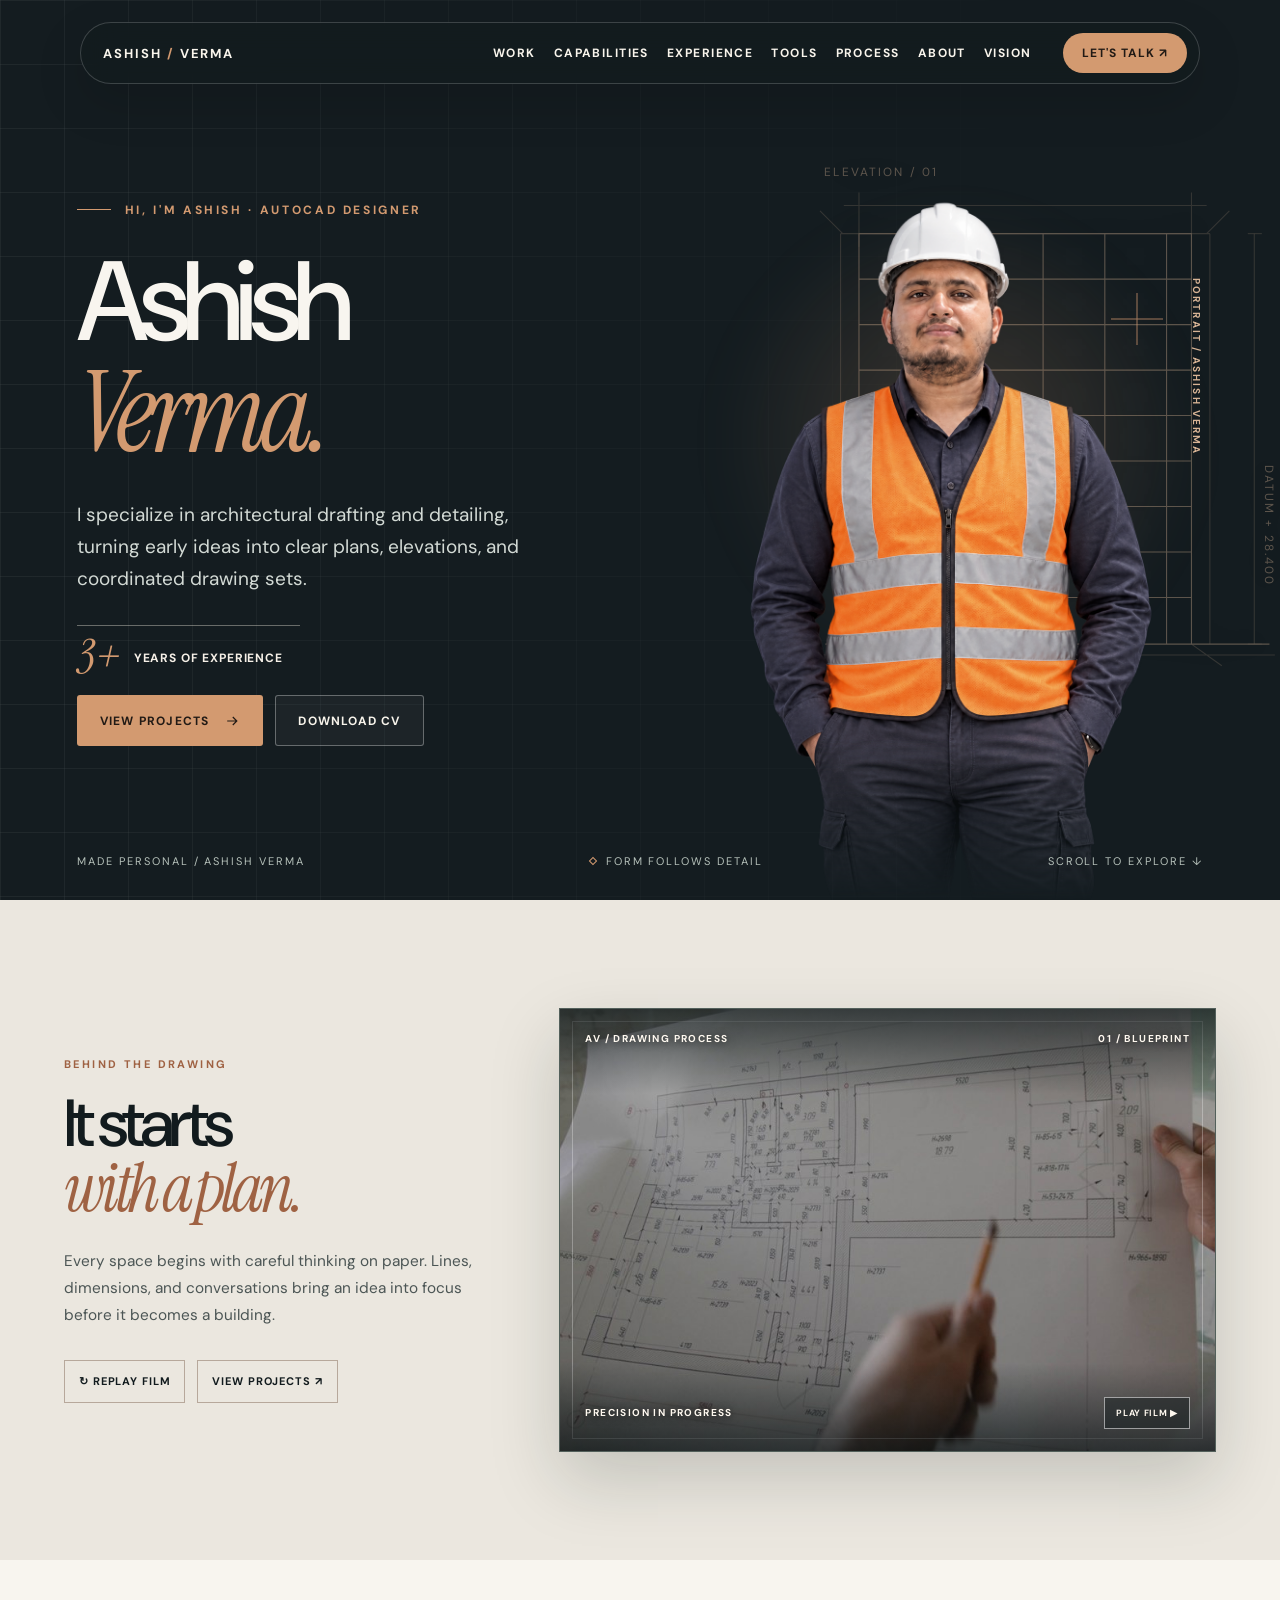
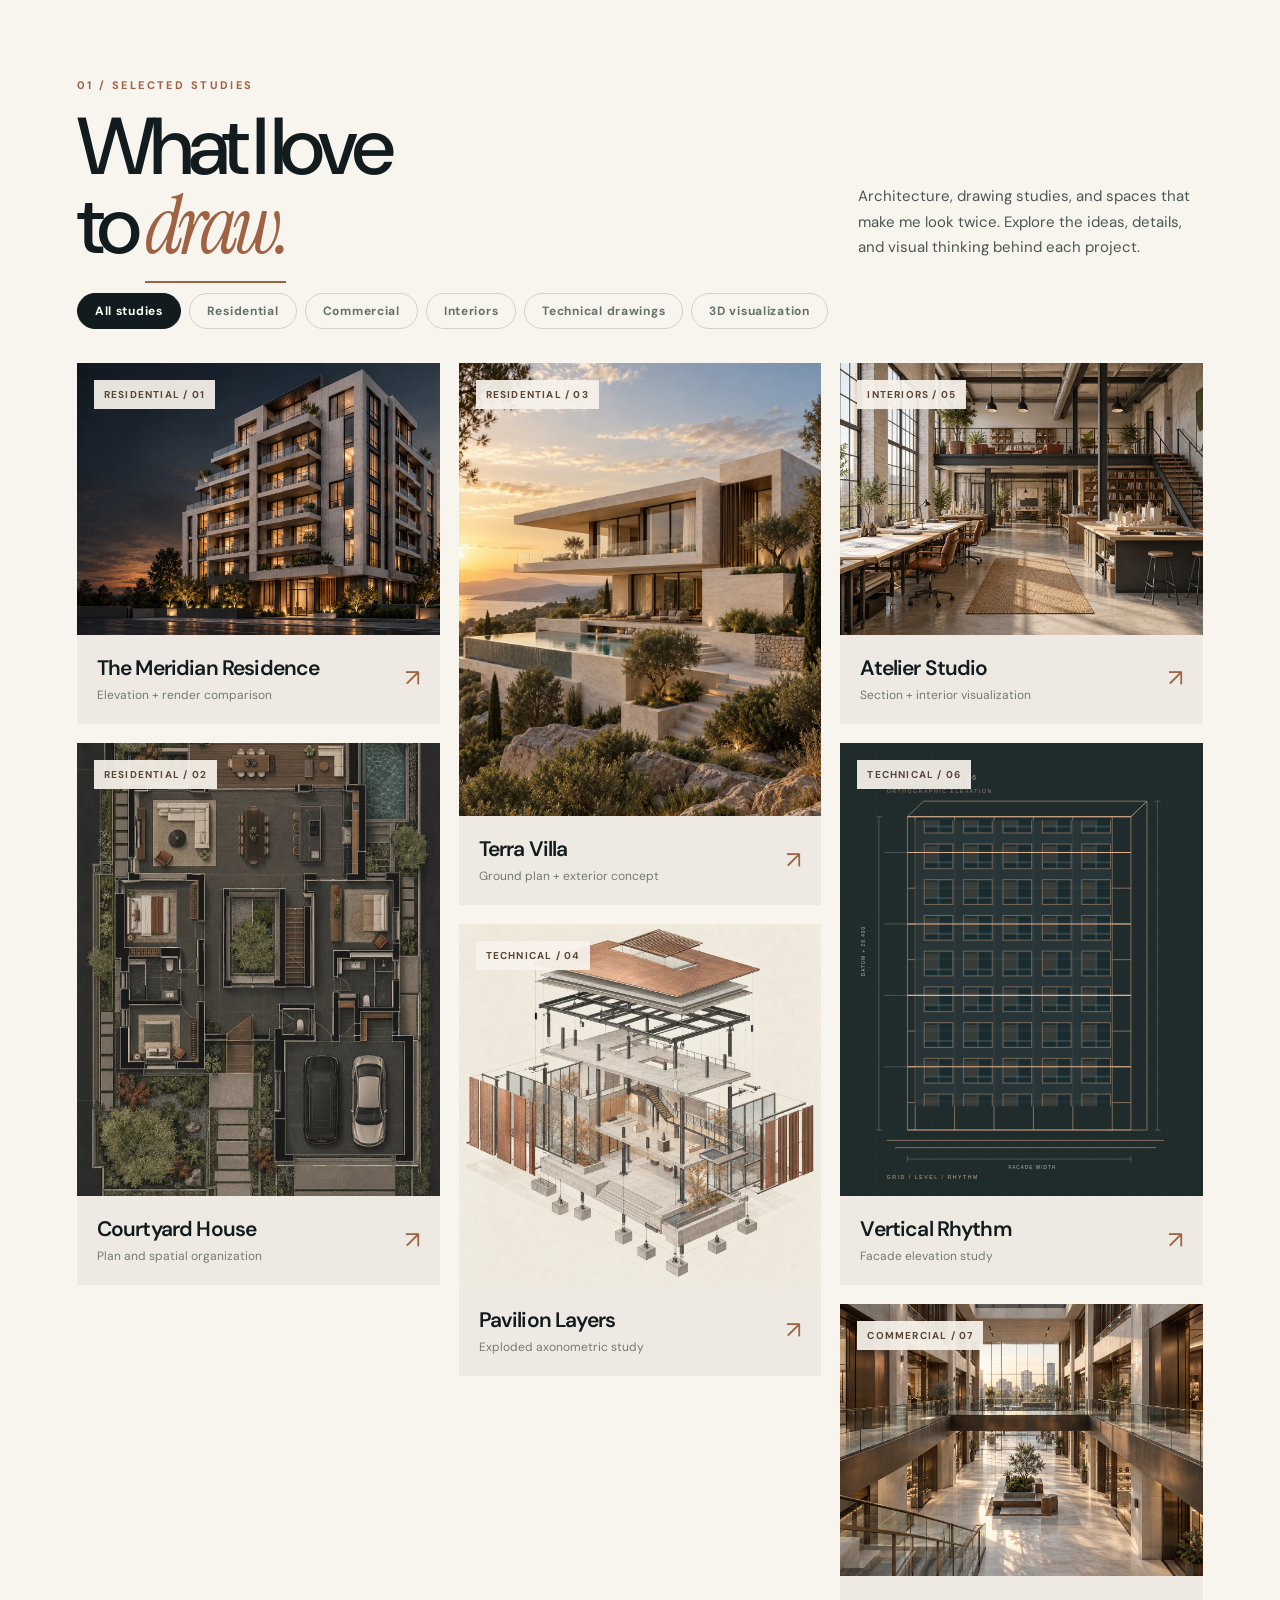
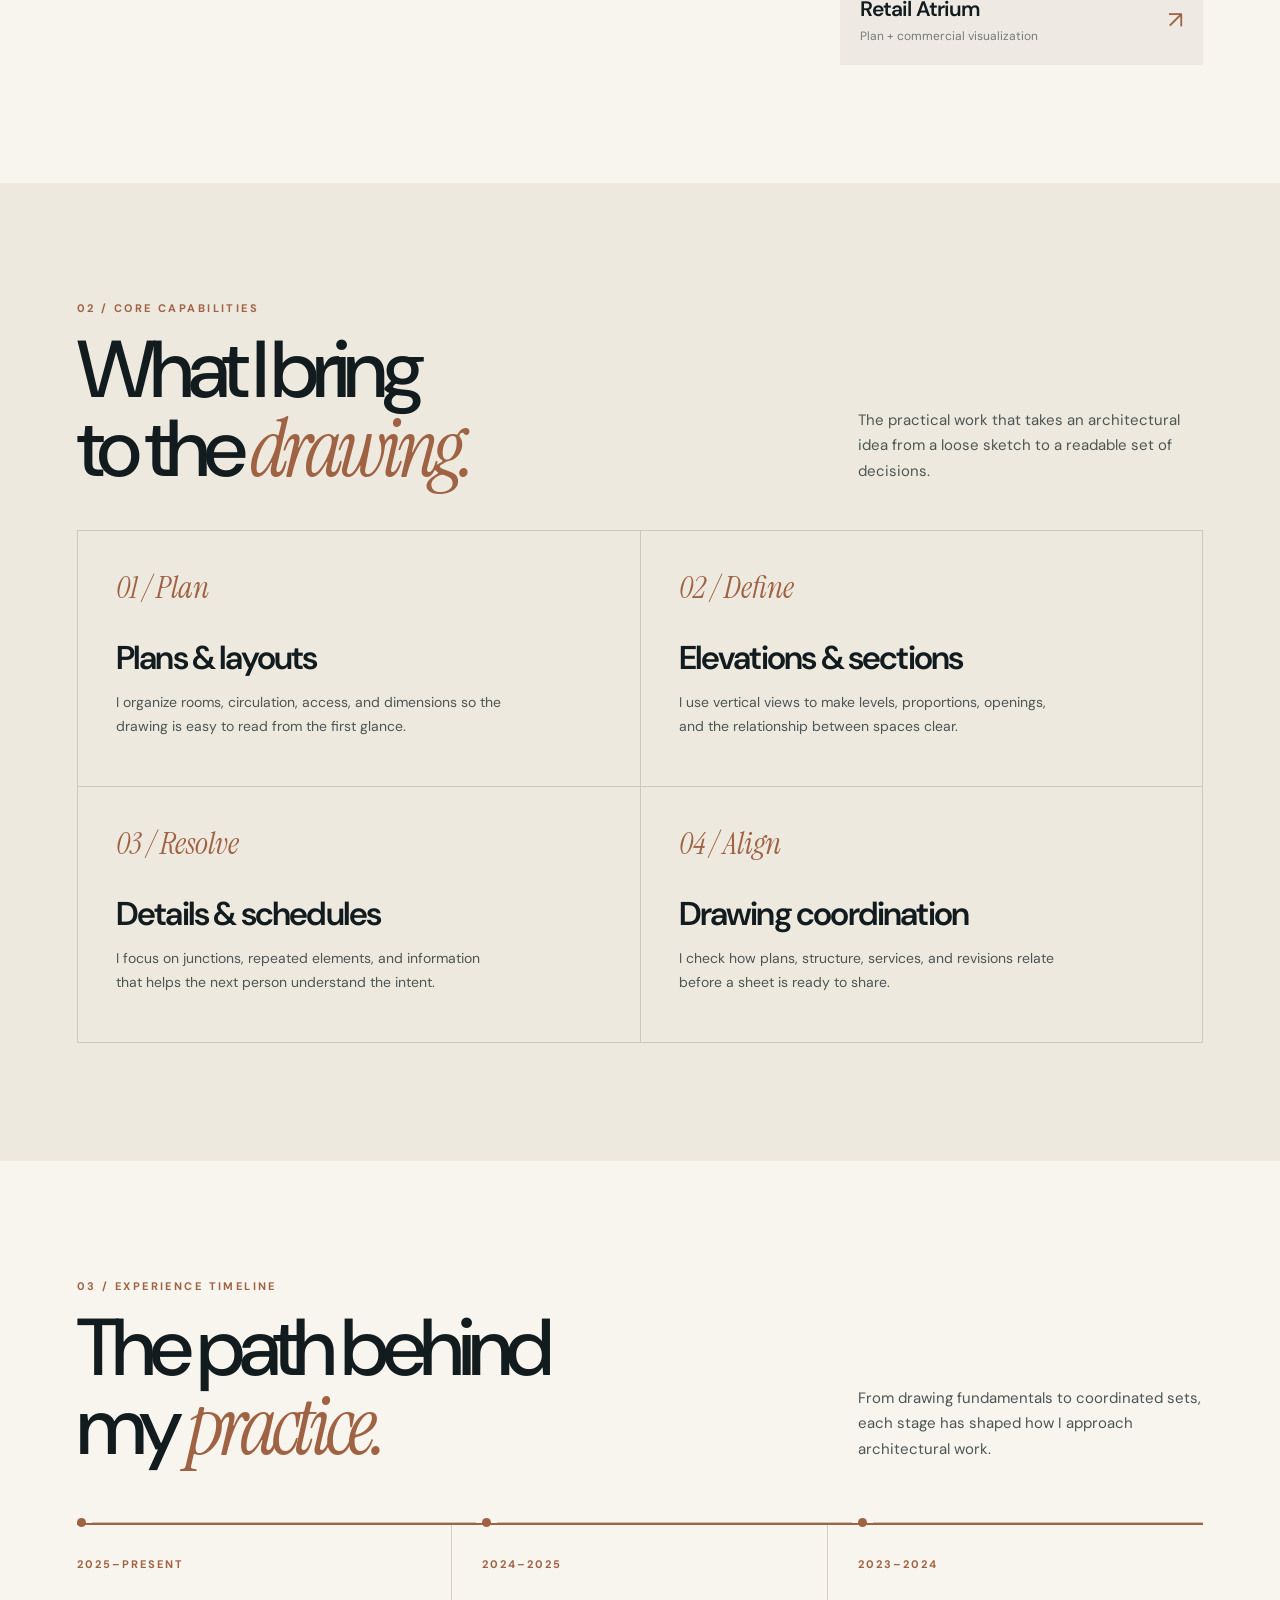
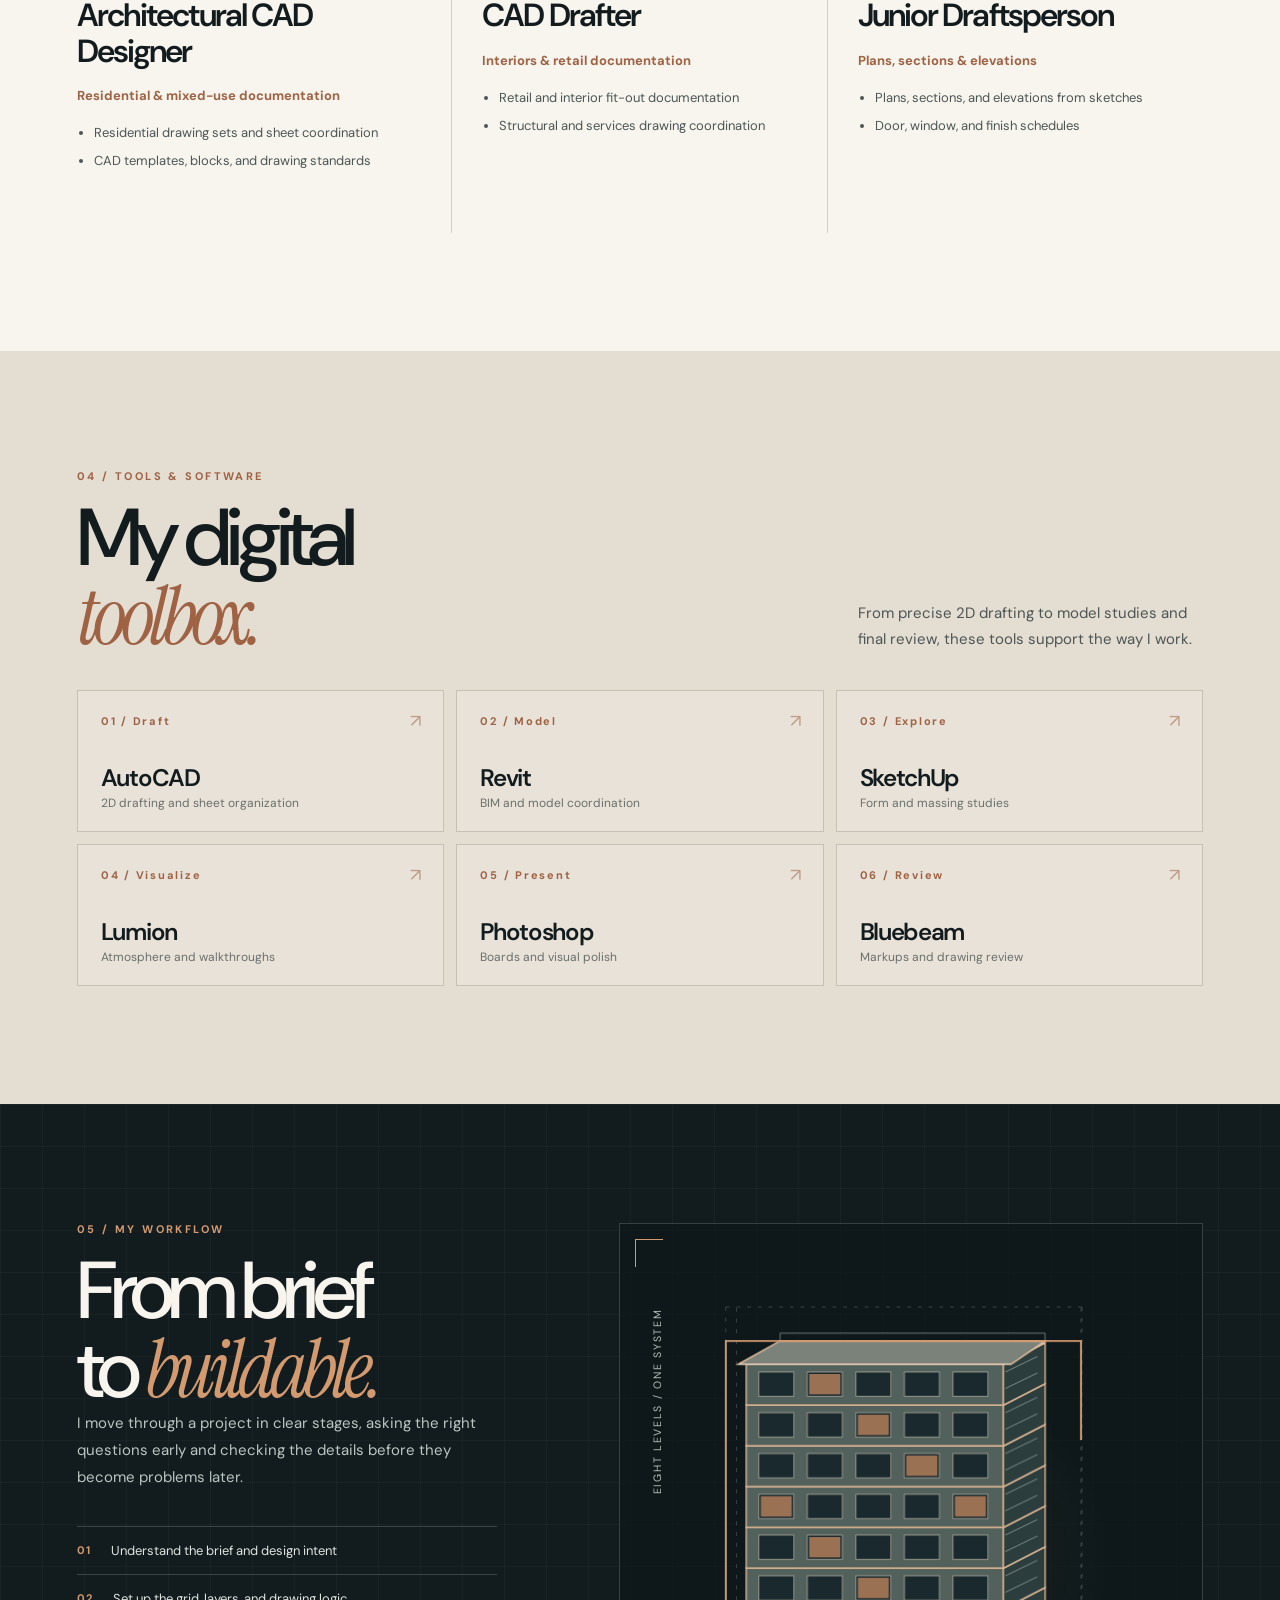
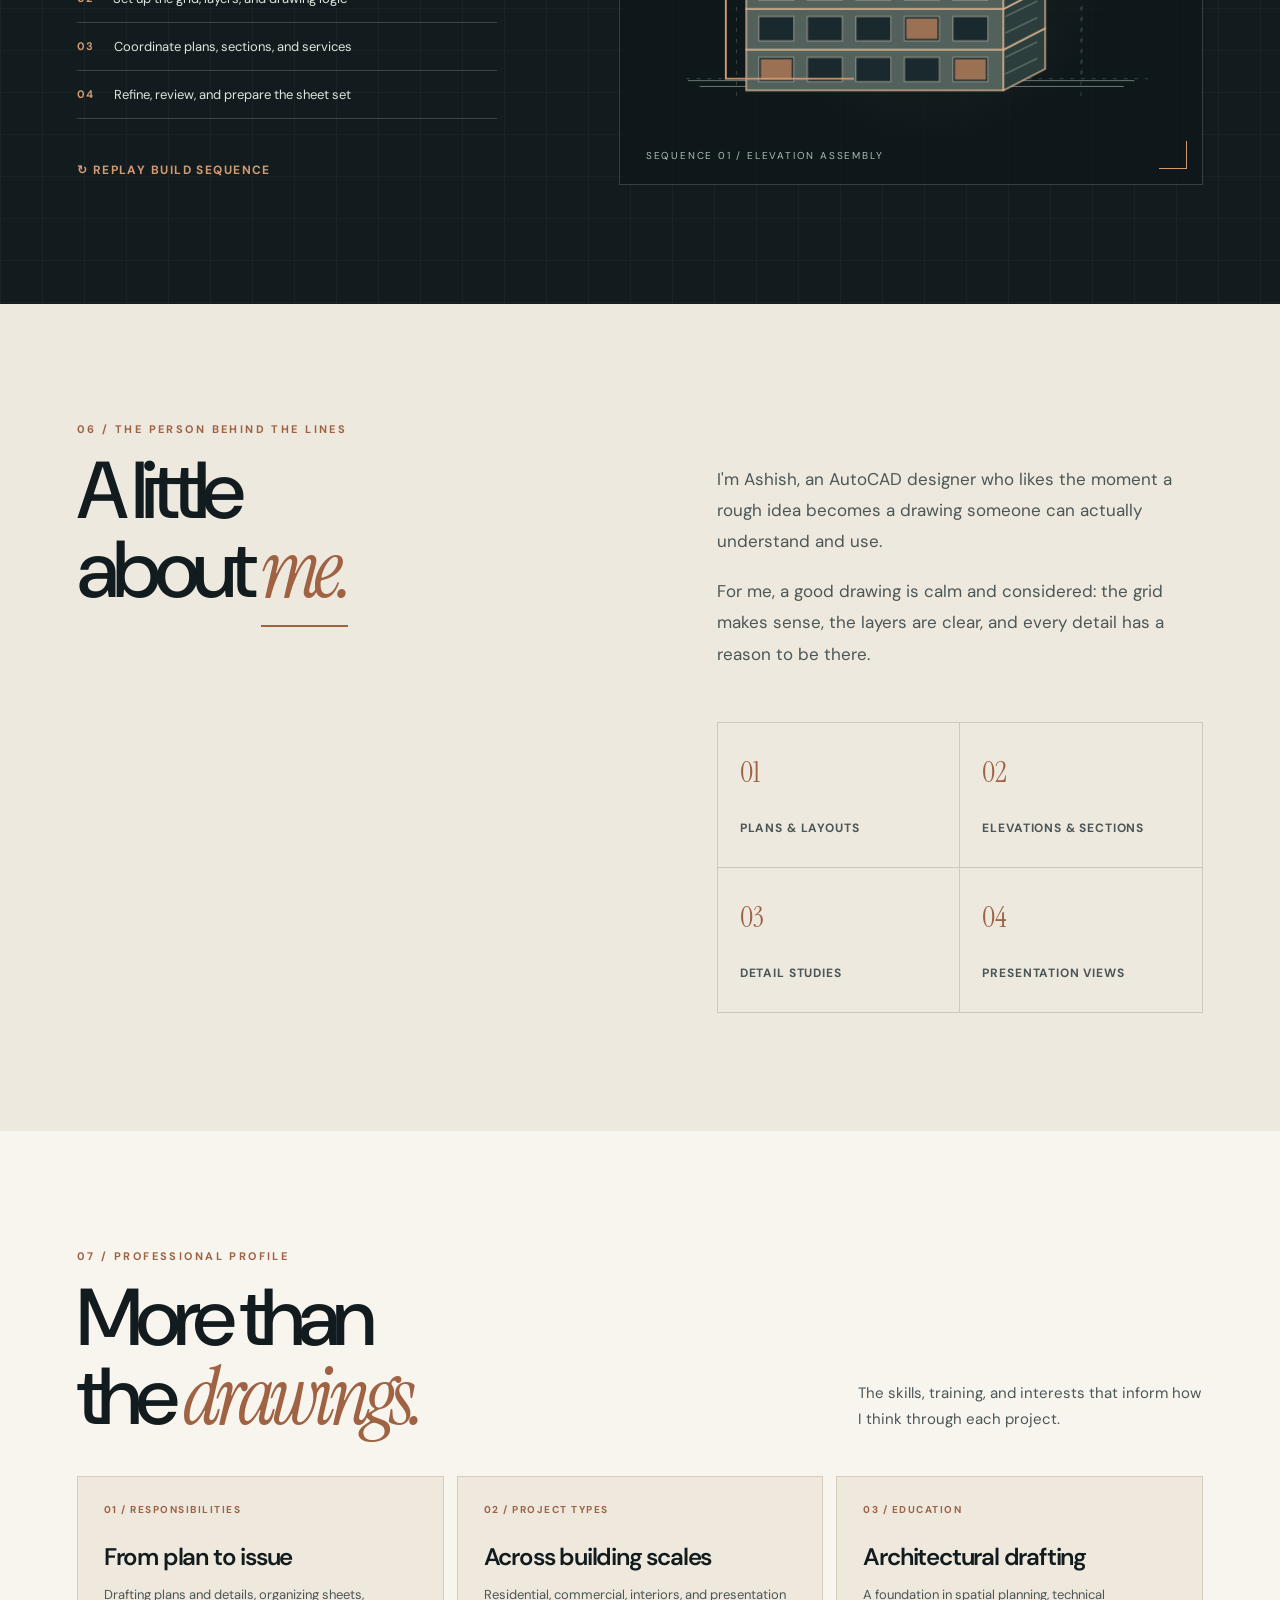
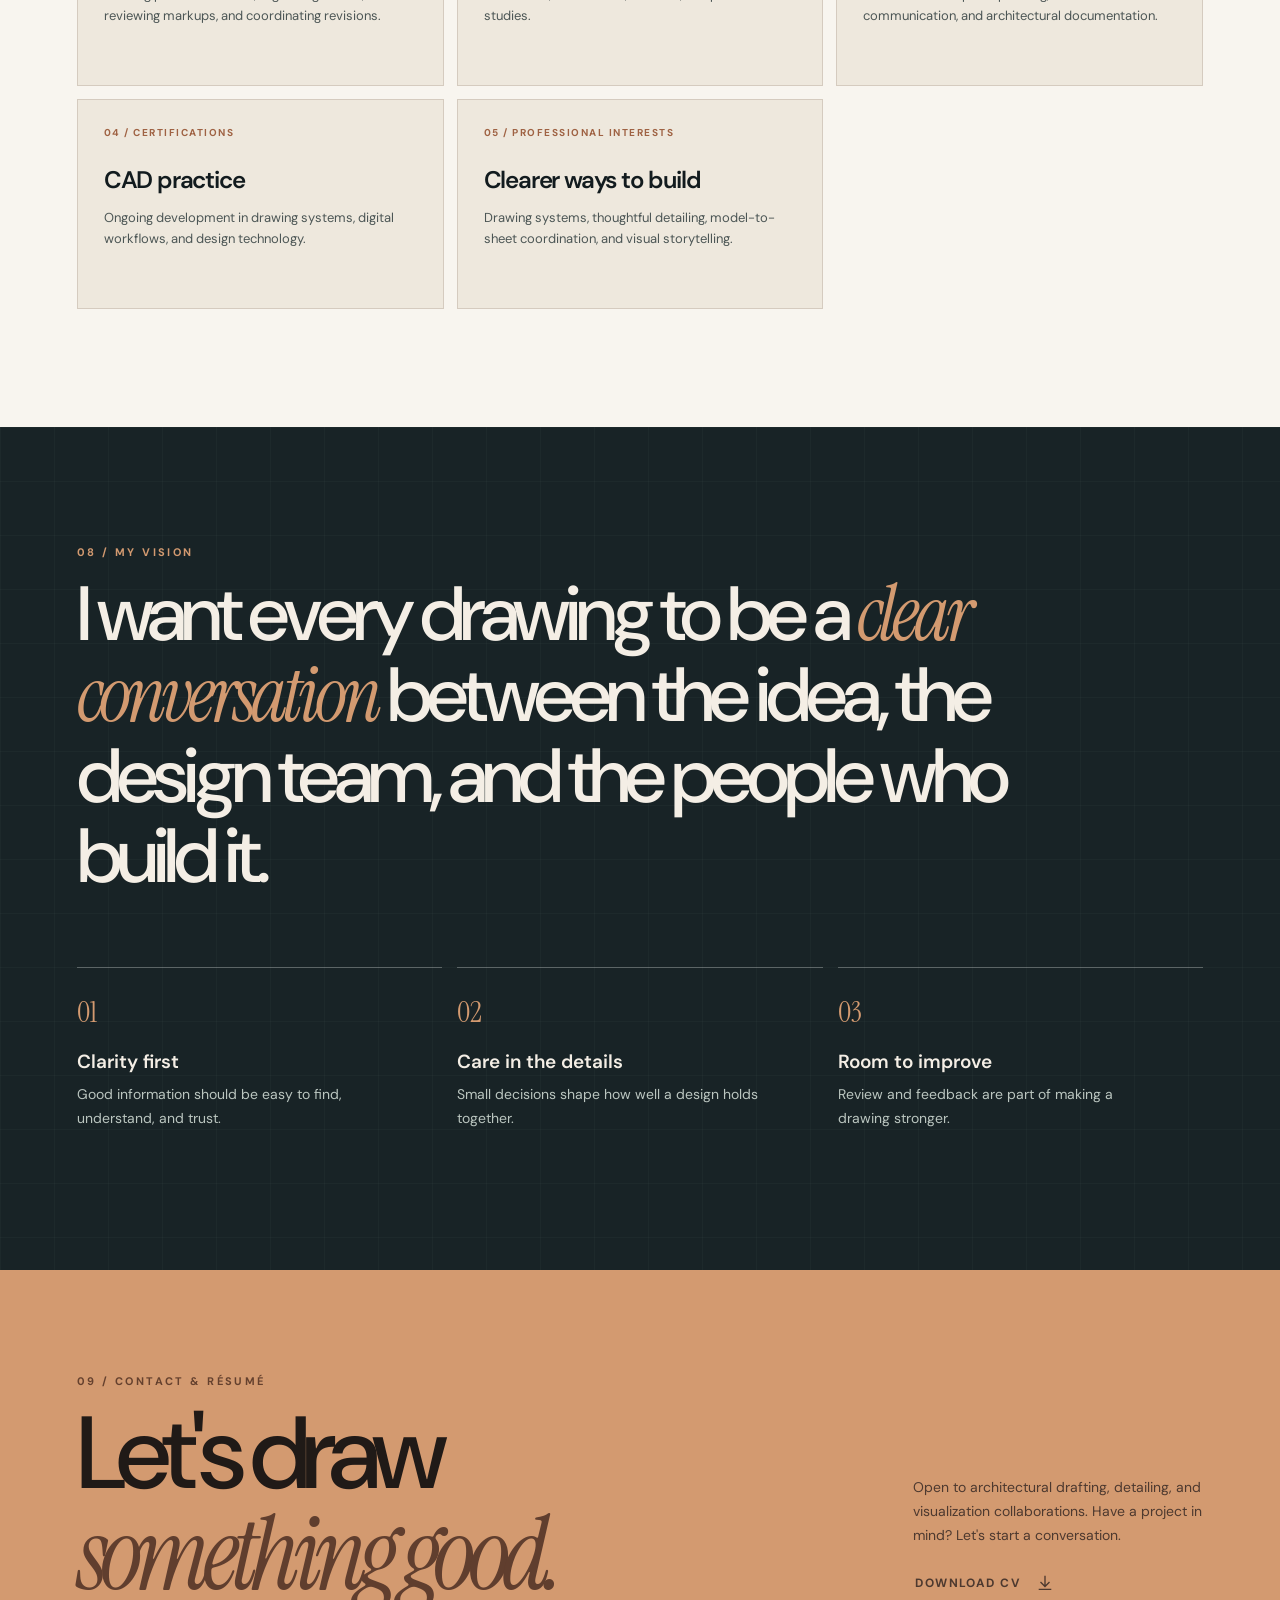
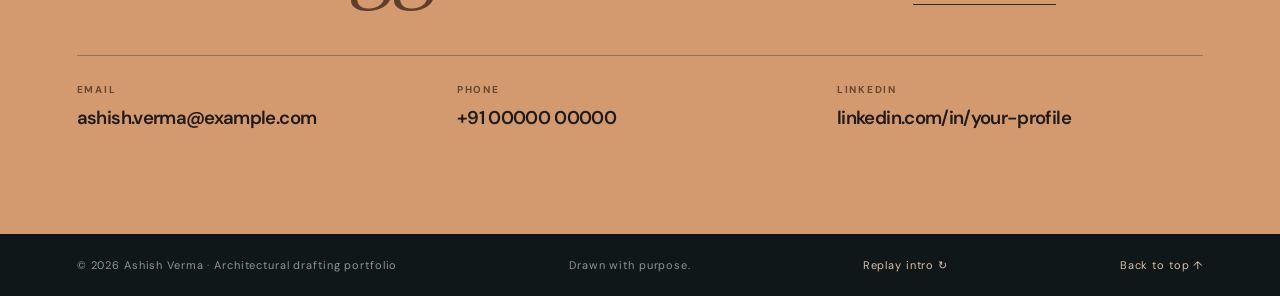
<file: index.html>
<!doctype html>
<html lang="en">
<head>
  <meta charset="utf-8">
  <meta name="viewport" content="width=device-width, initial-scale=1">
  <meta name="theme-color" content="#121b1e">
  <meta name="description" content="Ashish Verma's personal AutoCAD design portfolio: architectural drafting, drawing studies, and the details behind the work.">
  <title>Ashish Verma — AutoCAD Designer</title>
  <link rel="preconnect" href="https://fonts.googleapis.com">
  <link rel="preconnect" href="https://fonts.gstatic.com" crossorigin>
  <link href="https://fonts.googleapis.com/css2?family=DM+Sans:wght@400;500;600;700&family=Instrument+Serif:ital@0;1&display=swap" rel="stylesheet">
  <link rel="stylesheet" href="src/styles.css">
  <script src="src/boot.js"></script>
</head>
<body>
  <div class="intro-loader" id="intro-loader" role="status" aria-label="Opening Ashish Verma portfolio"><div class="intro-top"><span>ASHISH / VERMA</span><button type="button" id="intro-skip">Skip intro ↗</button></div><div class="intro-center"><span class="intro-kicker">A PERSONAL PORTFOLIO</span><strong id="intro-greeting" aria-hidden="true">Hello</strong><span class="intro-line" aria-hidden="true"></span></div><div class="intro-bottom"><span>ARCHITECTURAL DRAFTING &amp; DESIGN</span><span id="intro-count">01 / 09</span></div></div>
  <div class="page-progress" id="page-progress" aria-hidden="true"></div>
  <a class="skip" href="#main">Skip to content</a>
  <nav class="site-nav" aria-label="Main navigation">
    <a class="brand" href="#top">ASHISH<span> / </span>VERMA</a>
    <div class="nav-links" id="nav-links"><a href="#work">Work</a><a class="nav-extra" href="#expertise">Capabilities</a><a href="#experience">Experience</a><a class="nav-extra" href="#tools">Tools</a><a href="#process">Process</a><a href="#about">About</a><a href="#vision">Vision</a></div>
    <button class="menu-toggle" type="button" id="menu-toggle" aria-label="Open navigation" aria-expanded="false" aria-controls="nav-links"><span></span><span></span></button>
    <a class="nav-cta" href="#contact">Let's talk ↗</a>
  </nav>
  <header class="hero hero-personal" id="top">
    <div class="hero-scanner" aria-hidden="true"></div>
    <svg class="blueprint" viewBox="0 0 520 580" aria-hidden="true">
      <path class="trace" d="M53 495H463M84 495V116H391V495M84 158H391M84 200H391M84 242H391M84 284H391M84 326H391M84 368H391M84 410H391M84 452H391M140 116V495M197 116V495M254 116V495M311 116V495M368 116V495"/>
      <path class="fine trace" d="M67 116H408M67 495V116M408 495V116M70 90H405M84 78V128M391 78V128M49 505H468M48 95L69 116M405 116L426 95M91 495L119 515M391 495L419 515"/>
      <line class="fine" x1="449" y1="116" x2="449" y2="495"/><line class="fine" x1="443" y1="116" x2="456" y2="116"/><line class="fine" x1="443" y1="495" x2="456" y2="495"/>
      <text x="52" y="63">ELEVATION / 01</text><text x="459" y="330" transform="rotate(90 459 330)">DATUM + 28.400</text>
    </svg>
    <div class="hero-inner"><div class="hero-copy">
      <div class="eyebrow">Hi, I'm Ashish · AutoCAD designer</div>
      <h1><span class="name-line"><span>Ashish</span></span><span class="name-line"><span><em>Verma.</em></span></span></h1>
      <p class="hero-lead">I specialize in architectural drafting and detailing, turning early ideas into clear plans, elevations, and coordinated drawing sets.</p><div class="hero-experience"><strong>3+</strong><span>Years of experience</span></div>
      <div class="hero-actions"><a class="button primary" href="#work">View projects <svg viewBox="0 0 20 20" fill="none" aria-hidden="true"><path d="M4 10h12m-5-5 5 5-5 5" stroke="currentColor" stroke-width="1.5"/></svg></a><a class="button ghost" href="assets/ashish-verma-cv.pdf" download>Download CV</a></div>
    </div><div class="hero-visual">
      <div class="portrait-glow" aria-hidden="true"></div>
      <div class="portrait-shell"><img src="assets/ashish-cutout.png?v=site-safety-20261012" alt="Portrait of Ashish Verma" width="1024" height="1536" fetchpriority="high"></div>
      <div class="portrait-cross" aria-hidden="true"></div><span class="portrait-caption">Portrait / Ashish Verma</span>
    </div></div>
    <div class="hero-meta"><span>Made personal / Ashish Verma</span><span><i></i> Form follows detail</span><span>Scroll to explore ↓</span></div>
  </header>
  <main id="main">
    <section class="plan-showcase" id="plan-showcase"><div class="container plan-showcase-grid"><div class="plan-story reveal"><div class="kicker">Behind the drawing</div><h2>It starts<br><em>with a plan.</em></h2><p>Every space begins with careful thinking on paper. Lines, dimensions, and conversations bring an idea into focus before it becomes a building.</p><div class="plan-actions"><button class="plan-replay" type="button" id="plan-replay">↻ Replay film</button><a href="#work">View projects ↗</a></div></div><div class="plan-stage" id="plan-stage"><video id="plan-video" aria-label="Architectural floor plan being reviewed and discussed on a construction site" autoplay muted loop playsinline preload="metadata" poster="assets/blueprint-poster.jpg"><source src="assets/blueprint-construction.mp4" type="video/mp4">Your browser does not support video playback.</video><div class="plan-stage-head"><span>AV / DRAWING PROCESS</span><span>01 / BLUEPRINT</span></div><div class="plan-stage-foot"><span>PRECISION IN PROGRESS</span><button type="button" id="plan-toggle" aria-label="Pause film">Pause film Ⅱ</button></div></div></div></section>
    <section class="section work" id="work"><div class="container">
      <div class="section-head reveal"><div><div class="kicker">01 / Selected studies</div><h2 class="section-title">What I love<br>to <em>draw.</em></h2></div><p class="section-intro">Architecture, drawing studies, and spaces that make me look twice. Explore the ideas, details, and visual thinking behind each project.</p></div>
      <div class="filters reveal" role="group" aria-label="Filter project concepts"><button class="filter" type="button" data-filter="all" aria-pressed="true">All studies</button><button class="filter" type="button" data-filter="residential" aria-pressed="false">Residential</button><button class="filter" type="button" data-filter="commercial" aria-pressed="false">Commercial</button><button class="filter" type="button" data-filter="interiors" aria-pressed="false">Interiors</button><button class="filter" type="button" data-filter="technical" aria-pressed="false">Technical drawings</button><button class="filter" type="button" data-filter="visualization" aria-pressed="false">3D visualization</button></div>
      <div class="gallery" id="gallery">
        <a class="project-card reveal" href="project.html?slug=meridian-residence" data-categories="residential technical visualization" aria-label="Explore The Meridian Residence concept study"><div class="project-visual wide"><img src="assets/hero-building.webp" alt="Dusk exterior of a contemporary mid-rise residence" loading="lazy"><span class="project-tag">Residential / 01</span></div><div class="project-info"><div><h3>The Meridian Residence</h3><p>Elevation + render comparison</p></div><span class="project-arrow" aria-hidden="true">↗</span></div></a>
        <a class="project-card reveal" href="project.html?slug=courtyard-house" data-categories="residential technical" aria-label="Explore Courtyard House concept study"><div class="project-visual tall drawing"><img src="assets/residence-plan.webp" alt="Top-down residential plan with rooms and landscape" loading="lazy"><span class="project-tag">Residential / 02</span></div><div class="project-info"><div><h3>Courtyard House</h3><p>Plan and spatial organization</p></div><span class="project-arrow" aria-hidden="true">↗</span></div></a>
        <a class="project-card reveal" href="project.html?slug=terra-villa" data-categories="residential technical visualization" aria-label="Explore Terra Villa concept study"><div class="project-visual tall"><img src="assets/villa-study.webp" alt="Stone villa with cantilevered terraces at sunset" loading="lazy"><span class="project-tag">Residential / 03</span></div><div class="project-info"><div><h3>Terra Villa</h3><p>Ground plan + exterior concept</p></div><span class="project-arrow" aria-hidden="true">↗</span></div></a>
        <a class="project-card reveal" href="project.html?slug=pavilion-layers" data-categories="technical visualization" aria-label="Explore Pavilion Layers concept study"><div class="project-visual square"><img src="assets/pavilion-axon.webp" alt="Exploded axonometric study of a glass and steel pavilion" loading="lazy"><span class="project-tag">Technical / 04</span></div><div class="project-info"><div><h3>Pavilion Layers</h3><p>Exploded axonometric study</p></div><span class="project-arrow" aria-hidden="true">↗</span></div></a>
        <a class="project-card reveal" href="project.html?slug=atelier-studio" data-categories="interiors technical visualization" aria-label="Explore Atelier Studio concept study"><div class="project-visual wide"><img src="assets/studio-interior.webp" alt="Warm double-height creative studio with exposed structure" loading="lazy"><span class="project-tag">Interiors / 05</span></div><div class="project-info"><div><h3>Atelier Studio</h3><p>Section + interior visualization</p></div><span class="project-arrow" aria-hidden="true">↗</span></div></a>
        <a class="project-card reveal" href="project.html?slug=vertical-rhythm" data-categories="technical" aria-label="Explore Vertical Rhythm concept study"><div class="project-visual tall drawing"><img src="assets/facade-elevation.svg" alt="Copper line architectural facade elevation on charcoal background" loading="lazy"><span class="project-tag">Technical / 06</span></div><div class="project-info"><div><h3>Vertical Rhythm</h3><p>Facade elevation study</p></div><span class="project-arrow" aria-hidden="true">↗</span></div></a>
        <a class="project-card reveal" href="project.html?slug=retail-atrium" data-categories="commercial technical visualization" aria-label="Explore Retail Atrium concept study"><div class="project-visual wide"><img src="assets/retail-atrium.png" alt="Light-filled two-level retail atrium" loading="lazy"><span class="project-tag">Commercial / 07</span></div><div class="project-info"><div><h3>Retail Atrium</h3><p>Plan + commercial visualization</p></div><span class="project-arrow" aria-hidden="true">↗</span></div></a>
      </div>
    </div></section>
    <section class="section expertise" id="expertise"><div class="container">
      <div class="section-head reveal"><div><div class="kicker">02 / Core capabilities</div><h2 class="section-title">What I bring<br>to the <em>drawing.</em></h2></div><p class="section-intro">The practical work that takes an architectural idea from a loose sketch to a readable set of decisions.</p></div>
      <div class="service-grid">
        <article class="service-card reveal"><span class="service-no">01 / Plan</span><h3>Plans & layouts</h3><p>I organize rooms, circulation, access, and dimensions so the drawing is easy to read from the first glance.</p><span class="service-line" aria-hidden="true"></span></article>
        <article class="service-card reveal"><span class="service-no">02 / Define</span><h3>Elevations & sections</h3><p>I use vertical views to make levels, proportions, openings, and the relationship between spaces clear.</p><span class="service-line" aria-hidden="true"></span></article>
        <article class="service-card reveal"><span class="service-no">03 / Resolve</span><h3>Details & schedules</h3><p>I focus on junctions, repeated elements, and information that helps the next person understand the intent.</p><span class="service-line" aria-hidden="true"></span></article>
        <article class="service-card reveal"><span class="service-no">04 / Align</span><h3>Drawing coordination</h3><p>I check how plans, structure, services, and revisions relate before a sheet is ready to share.</p><span class="service-line" aria-hidden="true"></span></article>
      </div>
    </div></section>
    <section class="section experience" id="experience"><div class="container">
      <div class="section-head reveal"><div><div class="kicker">03 / Experience timeline</div><h2 class="section-title">The path behind<br>my <em>practice.</em></h2></div><p class="section-intro">From drawing fundamentals to coordinated sets, each stage has shaped how I approach architectural work.</p></div>
      <div class="timeline reveal"><article class="timeline-item reveal"><span class="time">2025–Present</span><h3>Architectural CAD Designer</h3><p class="sample-firm">Residential &amp; mixed-use documentation</p><ul><li>Residential drawing sets and sheet coordination</li><li>CAD templates, blocks, and drawing standards</li></ul></article><article class="timeline-item reveal"><span class="time">2024–2025</span><h3>CAD Drafter</h3><p class="sample-firm">Interiors &amp; retail documentation</p><ul><li>Retail and interior fit-out documentation</li><li>Structural and services drawing coordination</li></ul></article><article class="timeline-item reveal"><span class="time">2023–2024</span><h3>Junior Draftsperson</h3><p class="sample-firm">Plans, sections &amp; elevations</p><ul><li>Plans, sections, and elevations from sketches</li><li>Door, window, and finish schedules</li></ul></article></div>
    </div></section>
    <section class="section toolbox" id="tools"><div class="container">
      <div class="section-head reveal"><div><div class="kicker">04 / Tools & software</div><h2 class="section-title">My digital<br><em>toolbox.</em></h2></div><p class="section-intro">From precise 2D drafting to model studies and final review, these tools support the way I work.</p></div>
      <div class="tool-grid"><article class="tool-card reveal"><span class="tool-code">01 / Draft</span><div><h3>AutoCAD</h3><p>2D drafting and sheet organization</p></div></article><article class="tool-card reveal"><span class="tool-code">02 / Model</span><div><h3>Revit</h3><p>BIM and model coordination</p></div></article><article class="tool-card reveal"><span class="tool-code">03 / Explore</span><div><h3>SketchUp</h3><p>Form and massing studies</p></div></article><article class="tool-card reveal"><span class="tool-code">04 / Visualize</span><div><h3>Lumion</h3><p>Atmosphere and walkthroughs</p></div></article><article class="tool-card reveal"><span class="tool-code">05 / Present</span><div><h3>Photoshop</h3><p>Boards and visual polish</p></div></article><article class="tool-card reveal"><span class="tool-code">06 / Review</span><div><h3>Bluebeam</h3><p>Markups and drawing review</p></div></article></div>
    </div></section>
    <section class="section process" id="process"><div class="container process-grid">
      <div class="reveal"><div class="kicker">05 / My workflow</div><h2 class="section-title">From brief<br>to <em>buildable.</em></h2><p>I move through a project in clear stages, asking the right questions early and checking the details before they become problems later.</p><ol class="process-steps"><li><b>01</b> Understand the brief and design intent</li><li><b>02</b> Set up the grid, layers, and drawing logic</li><li><b>03</b> Coordinate plans, sections, and services</li><li><b>04</b> Refine, review, and prepare the sheet set</li></ol><button class="replay" type="button" id="replay">↻ Replay build sequence</button></div>
      <div class="build-frame" id="build-frame" aria-label="Animated eight-level building concept"><svg class="build-svg" id="build-svg" viewBox="0 0 600 560" role="img" aria-label="Architectural building assembled floor by floor"></svg><div class="build-caption">Sequence 01 / Elevation assembly</div></div>
    </div></section>
    <section class="section about" id="about"><div class="container about-grid">
      <div class="reveal"><div class="kicker">06 / The person behind the lines</div><h2 class="section-title">A little<br>about <em>me.</em></h2></div>
      <div class="about-copy reveal"><p>I'm Ashish, an AutoCAD designer who likes the moment a rough idea becomes a drawing someone can actually understand and use.</p><p>For me, a good drawing is calm and considered: the grid makes sense, the layers are clear, and every detail has a reason to be there.</p><div class="capabilities"><div class="capability"><b>01</b><span>Plans & layouts</span></div><div class="capability"><b>02</b><span>Elevations & sections</span></div><div class="capability"><b>03</b><span>Detail studies</span></div><div class="capability"><b>04</b><span>Presentation views</span></div></div></div>
    </div></section>
    <section class="section profile-facts" id="profile"><div class="container"><div class="section-head reveal"><div><div class="kicker">07 / Professional profile</div><h2 class="section-title">More than<br>the <em>drawings.</em></h2></div><p class="section-intro">The skills, training, and interests that inform how I think through each project.</p></div><div class="profile-grid"><article class="profile-card reveal"><span>01 / Responsibilities</span><h3>From plan to issue</h3><p>Drafting plans and details, organizing sheets, reviewing markups, and coordinating revisions.</p></article><article class="profile-card reveal"><span>02 / Project types</span><h3>Across building scales</h3><p>Residential, commercial, interiors, and presentation studies.</p></article><article class="profile-card reveal"><span>03 / Education</span><h3>Architectural drafting</h3><p>A foundation in spatial planning, technical communication, and architectural documentation.</p></article><article class="profile-card reveal"><span>04 / Certifications</span><h3>CAD practice</h3><p>Ongoing development in drawing systems, digital workflows, and design technology.</p></article><article class="profile-card reveal"><span>05 / Professional interests</span><h3>Clearer ways to build</h3><p>Drawing systems, thoughtful detailing, model-to-sheet coordination, and visual storytelling.</p></article></div></div></section>
    <section class="section vision" id="vision"><div class="container"><div class="kicker reveal">08 / My vision</div><h2 class="vision-statement reveal">I want every drawing to be a <em>clear conversation</em> between the idea, the design team, and the people who build it.</h2><div class="principles"><div class="principle reveal"><span>01</span><h3>Clarity first</h3><p>Good information should be easy to find, understand, and trust.</p></div><div class="principle reveal"><span>02</span><h3>Care in the details</h3><p>Small decisions shape how well a design holds together.</p></div><div class="principle reveal"><span>03</span><h3>Room to improve</h3><p>Review and feedback are part of making a drawing stronger.</p></div></div></div></section>
    <section class="contact" id="contact"><div class="container"><div class="contact-grid"><div class="reveal"><div class="kicker">09 / Contact & résumé</div><h2 class="section-title">Let's draw<br><em>something good.</em></h2></div><div class="contact-note reveal"><p>Open to architectural drafting, detailing, and visualization collaborations. Have a project in mind? Let's start a conversation.</p><a class="contact-link" href="assets/ashish-verma-cv.pdf" download>Download CV <svg viewBox="0 0 20 20" fill="none" aria-hidden="true"><path d="M10 2v12m-5-5 5 5 5-5M3 17h14" stroke="currentColor" stroke-width="1.5"/></svg></a></div></div><div class="contact-details"><div><span>Email</span><strong>ashish.verma@example.com</strong></div><div><span>Phone</span><strong>+91 00000 00000</strong></div><div><span>LinkedIn</span><strong>linkedin.com/in/your-profile</strong></div></div></div></section>
  </main>
  <footer><div class="footer-inner"><span>© <span id="year">2026</span> Ashish Verma · Architectural drafting portfolio</span><span>Drawn with purpose.</span><button class="footer-replay" type="button" id="show-intro">Replay intro ↻</button><a href="#top">Back to top ↑</a></div></footer>
  <script src="src/main.js"></script>
  <script src="src/plan-video.js"></script>
  <script src="src/intro.js"></script>
</body>
</html>
</file>
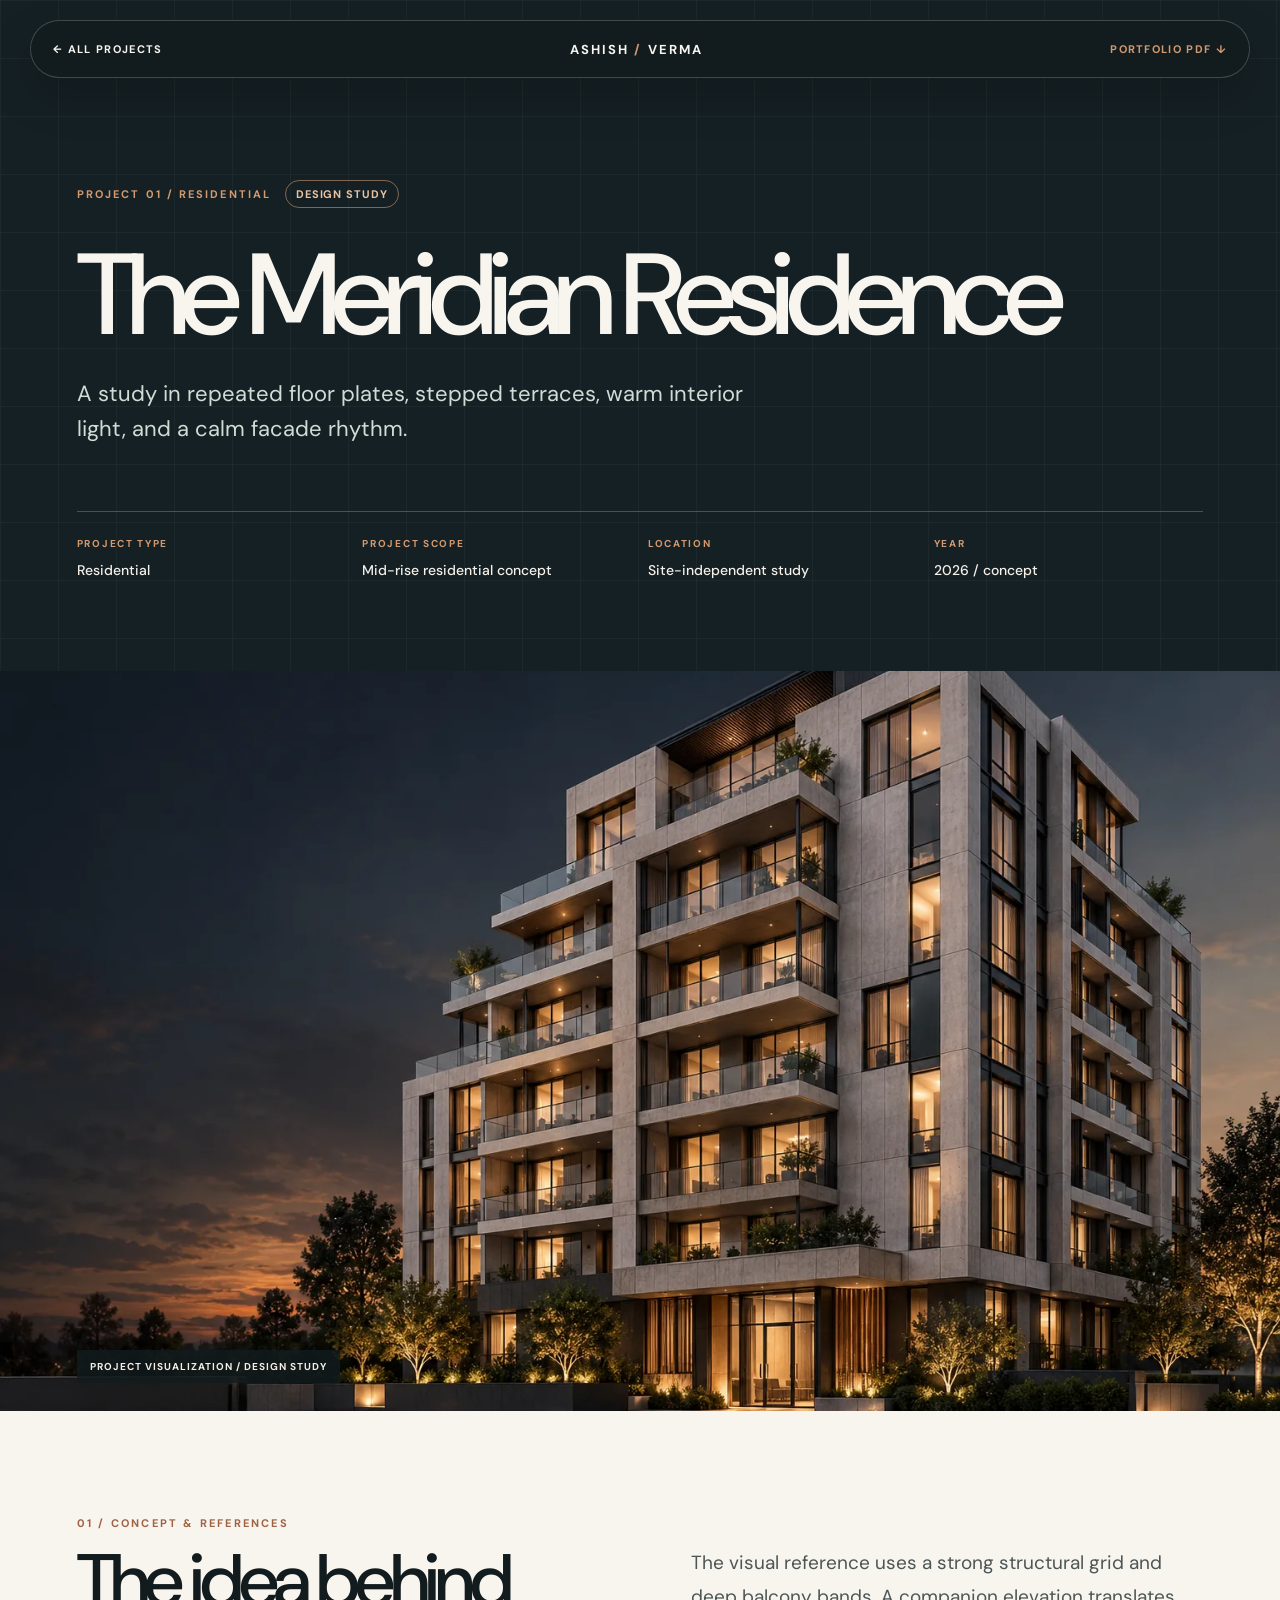
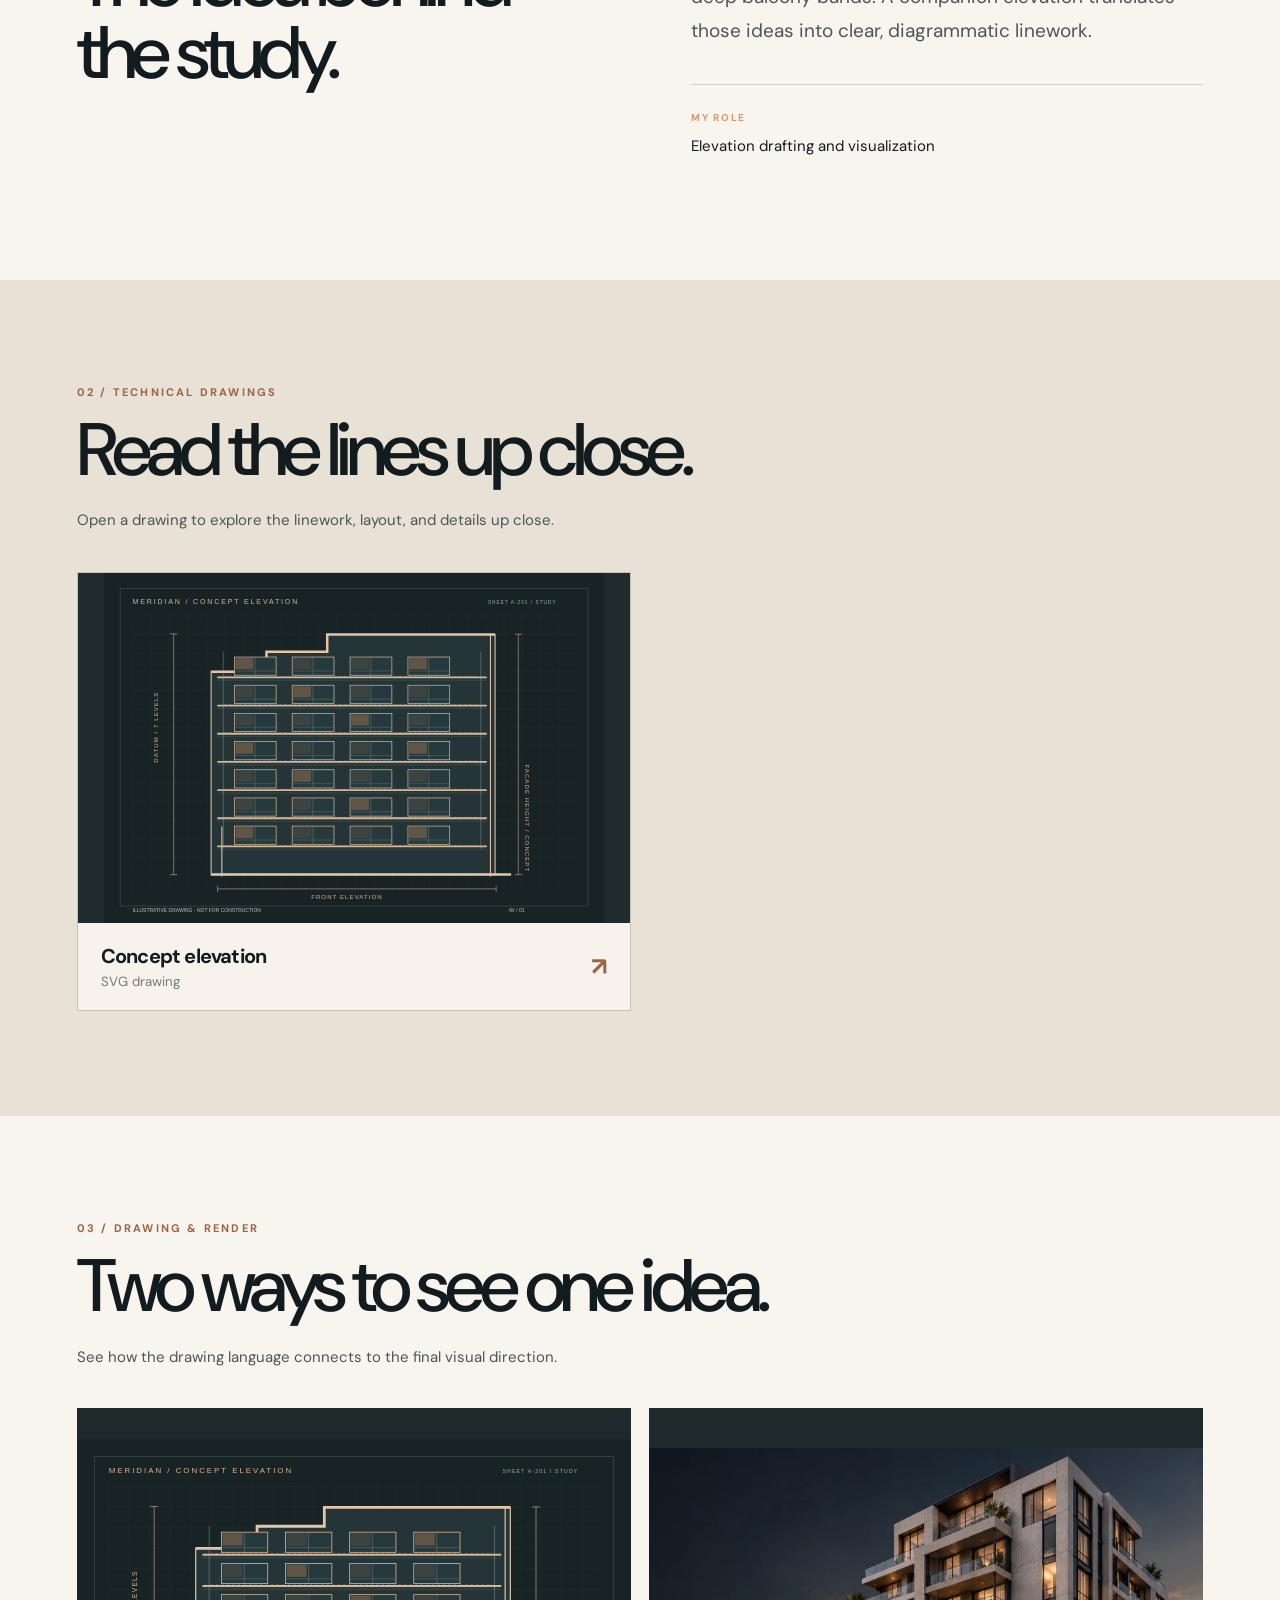
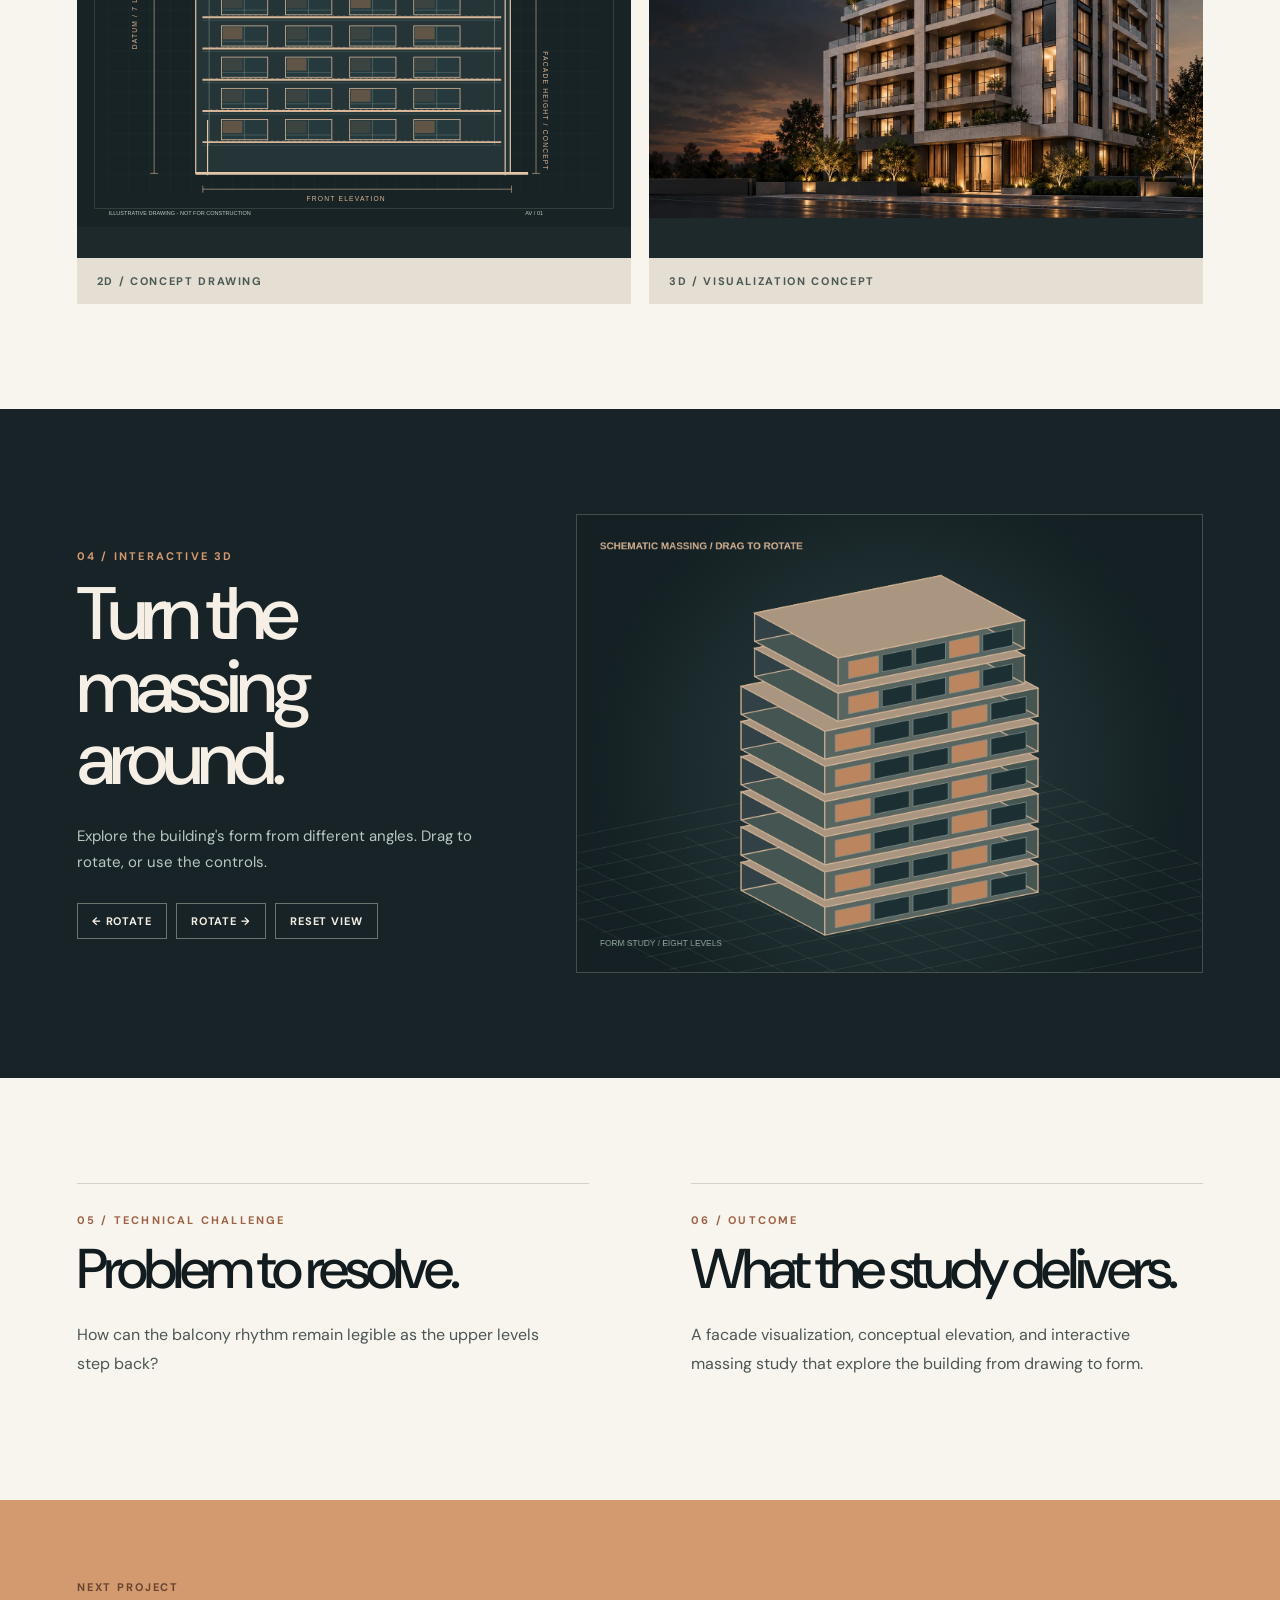
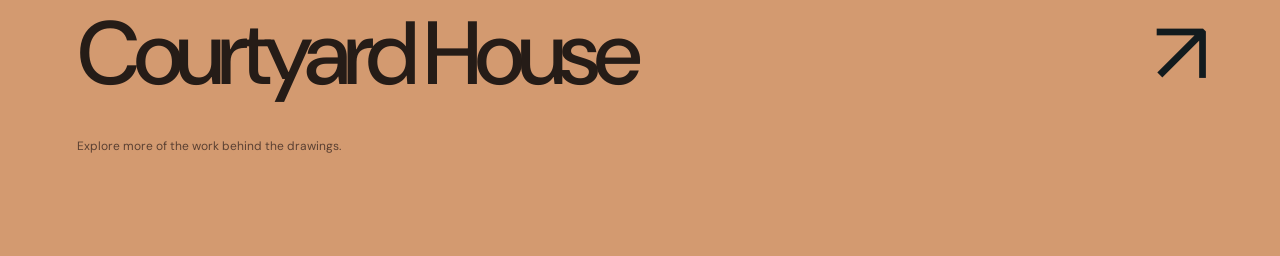
<file: project.html>
<!doctype html>
<html lang="en">
<head>
  <meta charset="utf-8">
  <meta name="viewport" content="width=device-width, initial-scale=1">
  <meta name="theme-color" content="#121b1e">
  <meta name="description" content="An architectural project study from Ashish Verma's design portfolio.">
  <title>Project study — Ashish Verma</title>
  <link rel="preconnect" href="https://fonts.googleapis.com">
  <link rel="preconnect" href="https://fonts.gstatic.com" crossorigin>
  <link href="https://fonts.googleapis.com/css2?family=DM+Sans:wght@400;500;600;700&family=Instrument+Serif:ital@0;1&display=swap" rel="stylesheet">
  <link rel="stylesheet" href="src/styles.css">
  <link rel="stylesheet" href="src/project.css">
</head>
<body class="case-body">
  <a class="skip" href="#case-main">Skip to project</a>
  <nav class="case-nav" aria-label="Project navigation">
    <a class="case-back" href="index.html#work">← All projects</a>
    <a class="case-brand" href="index.html#top">ASHISH<span> / </span>VERMA</a>
    <a class="case-download" href="assets/ashish-verma-portfolio.pdf" download>Portfolio PDF ↓</a>
  </nav>
  <main id="case-main">
    <section class="case-hero">
      <div class="case-container">
        <div class="case-label"><span id="project-number">PROJECT 01</span><span class="case-demo">Design study</span></div>
        <h1 id="project-title">Project study</h1>
        <p class="case-intro" id="project-overview"></p>
        <div class="case-meta" aria-label="Project overview">
          <div><span>Project type</span><strong id="project-type"></strong></div>
          <div><span>Project scope</span><strong id="project-scope"></strong></div>
          <div><span>Location</span><strong id="project-location"></strong></div>
          <div><span>Year</span><strong id="project-year"></strong></div>
        </div>
      </div>
    </section>
    <figure class="case-cover"><img id="project-cover" alt=""><figcaption>Project visualization / design study</figcaption></figure>
    <section class="case-section case-container case-story">
      <div class="case-section-head"><span>01 / Concept &amp; references</span><h2>The idea behind the study.</h2></div>
      <div class="case-story-copy"><p id="project-concept"></p><div class="case-role"><span>My role</span><p id="project-role"></p></div></div>
    </section>
    <section class="case-section case-drawing-section">
      <div class="case-container">
        <div class="case-section-head"><span>02 / Technical drawings</span><h2>Read the lines up close.</h2></div>
        <p class="case-section-lead">Open a drawing to explore the linework, layout, and details up close.</p>
        <div class="case-drawings" id="project-drawings"></div>
      </div>
    </section>
    <section class="case-section case-container" id="comparison-section">
      <div class="case-section-head"><span>03 / Drawing &amp; render</span><h2>Two ways to see one idea.</h2></div>
      <p class="case-section-lead">See how the drawing language connects to the final visual direction.</p>
      <div class="case-comparison"><figure><img id="comparison-drawing" alt=""><figcaption>2D / concept drawing</figcaption></figure><figure><img id="comparison-render" alt=""><figcaption>3D / visualization concept</figcaption></figure></div>
    </section>
    <section class="case-section case-container" id="render-only-section" hidden>
      <div class="case-section-head"><span>03 / Final visualization</span><h2>Visual outcome.</h2></div>
      <p class="case-section-lead" id="render-only-note"></p>
    </section>
    <section class="case-section case-model-section" id="model-section" hidden>
      <div class="case-container case-model-grid"><div><div class="case-section-head"><span>04 / Interactive 3D</span><h2>Turn the massing around.</h2></div><p>Explore the building's form from different angles. Drag to rotate, or use the controls.</p><div class="model-controls"><button type="button" id="model-left" aria-label="Rotate model left">← Rotate</button><button type="button" id="model-right" aria-label="Rotate model right">Rotate →</button><button type="button" id="model-reset">Reset view</button></div></div><canvas id="massing-canvas" width="820" height="600" aria-label="Interactive schematic residential building massing"></canvas></div>
    </section>
    <section class="case-section case-container case-result">
      <div><span class="case-small-label">05 / Technical challenge</span><h2>Problem to resolve.</h2><p id="project-challenge"></p></div>
      <div><span class="case-small-label">06 / Outcome</span><h2>What the study delivers.</h2><p id="project-outcome"></p></div>
    </section>
    <section class="case-end"><div class="case-container"><span>Next project</span><a id="next-project" href="index.html#work"><span id="next-title">Explore another project</span><b aria-hidden="true">↗</b></a><p>Explore more of the work behind the drawings.</p></div></section>
  </main>
  <dialog id="drawing-viewer" class="drawing-viewer" aria-label="Full-screen drawing viewer">
    <div class="viewer-bar"><div><span>Technical drawing / concept study</span><strong id="viewer-title">Drawing</strong></div><div class="viewer-controls"><button type="button" id="zoom-out" aria-label="Zoom out">−</button><span id="zoom-value" aria-live="polite">100%</span><button type="button" id="zoom-in" aria-label="Zoom in">+</button><button type="button" id="zoom-reset">Reset</button><button type="button" id="viewer-close" aria-label="Close drawing viewer">×</button></div></div>
    <div class="viewer-stage" id="viewer-stage"><img id="viewer-image" alt=""></div>
    <div class="viewer-hint">Scroll or use + / − to zoom · Drag to pan · Esc to close</div>
  </dialog>
  <script src="src/projects.js"></script>
  <script src="src/project-page.js"></script>
</body>
</html>
</file>
<file: src/styles.css>
:root{--ink:#121b1e;--ink-2:#213034;--paper:#eee9df;--paper-2:#f8f5ef;--muted:#a8b3b0;--body:#4c5655;--accent:#d39a70;--accent-dark:#9f6243;--line:rgba(255,255,255,.18);--soft-line:#d7d0c5;--font:"DM Sans",Arial,sans-serif;--serif:"Instrument Serif",Georgia,serif}
*,*::before,*::after{box-sizing:border-box}
html{scroll-behavior:smooth;scroll-padding-top:110px}
body{margin:0;font-family:var(--font);background:var(--paper);color:var(--ink);overflow-x:hidden}
button,a{font:inherit}a{color:inherit;text-decoration:none}button{cursor:pointer}
:focus-visible{outline:2px solid var(--accent);outline-offset:4px}
img{display:block;max-width:100%}
.skip{position:absolute;left:12px;top:-100px;z-index:100;padding:12px 18px;background:var(--paper-2);color:var(--ink)}.skip:focus{top:12px}
.site-nav{position:fixed;z-index:80;top:22px;left:50%;transform:translateX(-50%);width:min(1120px,calc(100% - 36px));display:flex;align-items:center;gap:24px;padding:10px 12px 10px 22px;border:1px solid rgba(255,255,255,.18);border-radius:100px;color:#f9f5ec;background:rgba(18,27,30,.78);box-shadow:0 18px 50px rgba(0,0,0,.13);backdrop-filter:blur(18px);-webkit-backdrop-filter:blur(18px)}
.brand{font-size:13px;font-weight:700;letter-spacing:.15em;white-space:nowrap}.brand span{color:var(--accent)}
.nav-links{display:flex;align-items:center;gap:25px;margin-left:auto;font-size:12px;font-weight:700;letter-spacing:.12em;text-transform:uppercase}.nav-links a{transition:color .25s}.nav-links a:hover{color:var(--accent)}
.nav-cta{margin-left:8px;padding:12px 19px;border-radius:100px;background:var(--accent);color:#211a15;font-size:12px;font-weight:700;letter-spacing:.08em;text-transform:uppercase;white-space:nowrap;transition:transform .25s,background .25s}.nav-cta:hover{transform:translateY(-2px);background:#e4ad84}
.hero{position:relative;min-height:820px;height:100svh;max-height:1060px;background:var(--ink);color:var(--paper-2);isolation:isolate;overflow:hidden}
.hero-image{position:absolute;inset:0 0 0 28%;z-index:-3;background:url('../assets/hero-building.webp') center right/cover no-repeat;filter:saturate(.78) contrast(1.06);opacity:0;transform:scale(1.075);animation:hero-reveal 1.8s .35s cubic-bezier(.18,.7,.2,1) forwards}
.hero::before{content:"";position:absolute;inset:0;z-index:-2;background:linear-gradient(90deg,#121b1e 0%,#121b1e 17%,rgba(18,27,30,.94) 33%,rgba(18,27,30,.54) 58%,rgba(18,27,30,.12) 100%),linear-gradient(0deg,rgba(18,27,30,.84),transparent 31%)}
.hero::after{content:"";position:absolute;inset:0;z-index:-1;opacity:.28;background-image:linear-gradient(rgba(223,230,223,.22) 1px,transparent 1px),linear-gradient(90deg,rgba(223,230,223,.22) 1px,transparent 1px);background-size:64px 64px;mask-image:linear-gradient(90deg,#000,transparent 83%)}
.hero-scanner{position:absolute;z-index:1;inset:0 auto 0 0;width:1px;background:linear-gradient(transparent,rgba(211,154,112,.5),transparent);box-shadow:0 0 35px rgba(211,154,112,.55);pointer-events:none;animation:scan 4s 1.2s cubic-bezier(.32,.12,.32,1) both}
.hero-inner{position:relative;z-index:2;width:min(1320px,88%);height:100%;margin:auto;display:flex;align-items:center}
.hero-copy{width:min(760px,68%);padding-top:70px}
.eyebrow{display:flex;align-items:center;gap:14px;color:var(--accent);font-size:12px;font-weight:700;letter-spacing:.22em;text-transform:uppercase}.eyebrow::before{content:"";width:34px;height:1px;background:currentColor}
h1,h2,h3,p{margin-top:0}
h1{font-size:clamp(70px,10.5vw,168px);line-height:.84;letter-spacing:-.087em;font-weight:500;margin:36px 0 28px;max-width:780px}
h1 em{display:block;font-family:var(--serif);font-weight:400;letter-spacing:-.065em;color:var(--accent);margin-left:.36em}
.hero-lead{max-width:440px;color:#d0d7d3;font-size:clamp(15px,1.55vw,18px);line-height:1.7;margin-bottom:30px}
.hero-actions{display:flex;flex-wrap:wrap;gap:12px;align-items:center}
.button{min-height:51px;display:inline-flex;align-items:center;justify-content:center;gap:15px;padding:14px 22px;border:1px solid transparent;border-radius:3px;font-size:12px;font-weight:700;letter-spacing:.1em;text-transform:uppercase;transition:transform .28s,background .28s,border-color .28s}.button:hover{transform:translateY(-3px)}.button.primary{background:var(--accent);color:#211a15}.button.primary:hover{background:#e4ad84}.button.ghost{border-color:rgba(255,255,255,.32);color:#f8f4eb;background:rgba(255,255,255,.04)}.button.ghost:hover{border-color:var(--accent)}.button svg{width:16px;height:16px}
.hero-meta{position:absolute;left:6%;right:6%;bottom:32px;z-index:2;display:flex;align-items:center;justify-content:space-between;gap:20px;color:#cfdbd5;font-size:11px;letter-spacing:.18em;text-transform:uppercase}.hero-meta span:nth-child(2){display:flex;align-items:center;gap:10px}.hero-meta i{width:6px;height:6px;border:1px solid var(--accent);transform:rotate(45deg);display:inline-block}
.blueprint{position:absolute;z-index:1;right:4.5%;top:20%;width:min(35vw,500px);height:auto;opacity:.66;pointer-events:none;filter:drop-shadow(0 0 15px rgba(0,0,0,.3))}.blueprint path,.blueprint line,.blueprint rect{fill:none;stroke:#e2bc9c;stroke-width:1}.blueprint .trace{stroke-dasharray:1100;stroke-dashoffset:1100;animation:draw 2.8s 1.4s ease forwards}.blueprint .fine{opacity:.45}.blueprint text{font:11px var(--font);letter-spacing:.18em;fill:#e2bc9c}
.section{padding:118px 6vw}.container{width:min(1220px,100%);margin:auto}.section-head{display:flex;justify-content:space-between;align-items:end;gap:30px;margin-bottom:40px}.kicker{color:var(--accent-dark);font-size:11px;font-weight:700;letter-spacing:.22em;text-transform:uppercase;margin-bottom:15px}.section-title{font-size:clamp(44px,6.3vw,86px);font-weight:500;letter-spacing:-.075em;line-height:.98;margin:0}.section-title em{font-family:var(--serif);font-weight:400;color:var(--accent-dark)}.section-intro{max-width:345px;color:var(--body);font-size:15px;line-height:1.7;margin:0 0 4px}
.work{background:var(--paper-2)}.work .section-head{margin-bottom:28px}.filters{display:flex;flex-wrap:wrap;gap:8px;margin-bottom:34px}.filter{background:transparent;border:1px solid var(--soft-line);border-radius:100px;padding:9px 17px;color:#66706d;font-size:12px;font-weight:700;letter-spacing:.06em;transition:background .2s,color .2s,border .2s}.filter:hover,.filter[aria-pressed=true]{background:var(--ink);border-color:var(--ink);color:#fff}
.gallery{columns:3 290px;column-gap:19px}.project-card{width:100%;display:block;break-inside:avoid;margin:0 0 19px;padding:0;border:0;background:#e5e0d6;text-align:left;color:var(--ink);overflow:hidden;position:relative;transition:box-shadow .35s,transform .35s}.project-card:hover{transform:translateY(-5px);box-shadow:0 18px 32px rgba(29,35,34,.14)}.project-card[hidden]{display:none!important}.project-visual{position:relative;overflow:hidden;background:#dbd5c8}.project-visual img{width:100%;height:100%;object-fit:cover;transition:transform .7s cubic-bezier(.2,.8,.2,1)}.project-card:hover .project-visual img{transform:scale(1.045)}.project-visual.tall{aspect-ratio:4/5}.project-visual.square{aspect-ratio:1/1}.project-visual.wide{aspect-ratio:4/3}.project-visual.drawing{background:#252d2d}.project-tag{position:absolute;top:17px;left:17px;padding:8px 10px;background:rgba(247,243,235,.93);color:#5b4535;font-size:10px;font-weight:700;letter-spacing:.12em;text-transform:uppercase}.project-info{padding:19px 20px 21px;display:flex;align-items:center;justify-content:space-between;gap:14px;background:#eeeae3}.project-info h3{font-size:21px;font-weight:600;letter-spacing:-.04em;margin:0 0 5px}.project-info p{font-size:12px;color:#747a75;margin:0}.project-arrow{font-size:24px;line-height:1;color:var(--accent-dark);transition:transform .25s}.project-card:hover .project-arrow{transform:translate(3px,-3px)}.gallery-note{font-size:12px;color:#7a817d;margin:16px 0 0}
.process{background:var(--ink);color:var(--paper-2);position:relative;overflow:hidden}.process::before{content:"";position:absolute;inset:0;opacity:.28;background-image:linear-gradient(rgba(192,211,203,.15) 1px,transparent 1px),linear-gradient(90deg,rgba(192,211,203,.15) 1px,transparent 1px);background-size:42px 42px}.process .container{position:relative}.process-grid{display:grid;grid-template-columns:.9fr 1.1fr;gap:5vw;align-items:center}.process .kicker{color:var(--accent)}.process .section-title em{color:var(--accent)}.process p{max-width:410px;color:#b9c6c1;line-height:1.8;font-size:15px}.process-steps{margin:35px 0;list-style:none;padding:0;max-width:420px}.process-steps li{display:flex;gap:20px;align-items:center;border-top:1px solid rgba(255,255,255,.18);padding:15px 0;color:#dee4de;font-size:13px}.process-steps li:last-child{border-bottom:1px solid rgba(255,255,255,.18)}.process-steps b{font-size:11px;color:var(--accent);letter-spacing:.12em}.replay{border:0;background:transparent;color:var(--accent);font-size:12px;font-weight:700;letter-spacing:.12em;text-transform:uppercase;padding:8px 0}.replay:hover{text-decoration:underline;text-underline-offset:5px}
.build-frame{position:relative;min-height:560px;border:1px solid rgba(255,255,255,.17);background:radial-gradient(circle at 53% 60%,rgba(211,154,112,.08),transparent 40%),rgba(12,23,26,.67);overflow:hidden}.build-frame::after{content:"";position:absolute;inset:auto 15px 15px auto;color:var(--accent);height:28px;width:28px;border-right:1px solid;border-bottom:1px solid}.build-frame::before{content:"";position:absolute;inset:15px auto auto 15px;color:var(--accent);height:28px;width:28px;border-left:1px solid;border-top:1px solid}.build-caption{position:absolute;bottom:22px;left:26px;color:#aebbb5;font-size:10px;letter-spacing:.18em;text-transform:uppercase}.build-svg{width:100%;height:560px;display:block}.build-svg .guide{stroke:rgba(213,227,216,.22);stroke-width:1;fill:none;stroke-dasharray:4 7}.build-svg .baseline{stroke:rgba(213,227,216,.48);stroke-width:1;fill:none}.build-svg .face{fill:#53615d;stroke:#d6b08f;stroke-width:1.5}.build-svg .side{fill:#2c3d3d;stroke:#d6b08f;stroke-width:1.5}.build-svg .glass{fill:#1a292d;stroke:rgba(230,216,197,.55);stroke-width:1}.build-svg .light{fill:#c68a62;opacity:.75}.build-svg .roof{fill:#7b8279;stroke:#e0bc9c;stroke-width:1.5}.build-svg .level{opacity:0;transform:translateY(95px) scaleY(.25);transform-box:fill-box;transform-origin:center bottom}.build-frame.is-visible .level{animation:stack .62s cubic-bezier(.16,.87,.26,1.03) forwards;animation-delay:calc(.15s + var(--n)*.25s)}.build-svg .roof-group{opacity:0;transform:translateY(-30px)}.build-frame.is-visible .roof-group{animation:roof-in .7s 2.3s ease forwards}.build-svg text{font:11px var(--font);fill:#b3c0b8;letter-spacing:.16em}.build-svg .sweep{fill:none;stroke:var(--accent);stroke-width:2;stroke-dasharray:480;stroke-dashoffset:480}.build-frame.is-visible .sweep{animation:draw 2.3s 2.5s ease forwards}
.about{background:var(--paper)}.about-grid{display:grid;grid-template-columns:1.05fr .95fr;gap:8vw;align-items:start}.about .section-title{max-width:620px}.about-copy{padding-top:42px;color:var(--body);font-size:17px;line-height:1.85}.about-copy p{margin-bottom:18px}.capabilities{display:grid;grid-template-columns:repeat(2,1fr);margin-top:52px;border-top:1px solid #cfc9bd;border-left:1px solid #cfc9bd}.capability{padding:23px 22px 25px;min-height:126px;border-right:1px solid #cfc9bd;border-bottom:1px solid #cfc9bd}.capability b{display:block;color:var(--accent-dark);font-family:var(--serif);font-weight:400;font-size:29px;margin-bottom:11px}.capability span{font-size:12px;font-weight:700;letter-spacing:.07em;text-transform:uppercase}
.contact{background:var(--accent);color:#201a17;padding:104px 6vw}.contact-grid{display:flex;align-items:end;justify-content:space-between;gap:30px}.contact .kicker{color:#65412e}.contact .section-title{font-size:clamp(52px,8vw,112px);max-width:850px}.contact .section-title em{color:#603e2e}.contact-note{max-width:290px;color:#4d392f;font-size:14px;line-height:1.7}.contact-link{display:inline-flex;gap:16px;align-items:center;border-bottom:1px solid #392a22;padding:11px 2px;font-size:12px;font-weight:700;letter-spacing:.12em;text-transform:uppercase;white-space:nowrap}.contact-link svg{width:18px;height:18px}.contact-link:hover{gap:22px}
footer{background:#101719;color:#899793;padding:24px 6vw;font-size:11px;letter-spacing:.08em}.footer-inner{width:min(1220px,100%);margin:auto;display:flex;justify-content:space-between;gap:20px}.footer-inner a{color:#d9c0a9}
dialog{border:0;padding:0;max-width:min(900px,calc(100vw - 26px));width:100%;max-height:min(92vh,950px);background:var(--paper-2);color:var(--ink);box-shadow:0 30px 100px rgba(0,0,0,.35)}dialog::backdrop{background:rgba(7,13,14,.78);backdrop-filter:blur(5px)}.modal-close{position:absolute;z-index:2;right:15px;top:15px;width:40px;height:40px;border:0;background:rgba(248,245,239,.95);font-size:25px;line-height:1}.modal-image{width:100%;max-height:520px;object-fit:cover;background:#222}.modal-copy{padding:28px 34px 35px}.modal-copy .kicker{margin-bottom:9px}.modal-copy h2{font-size:clamp(32px,5vw,55px);letter-spacing:-.06em;line-height:1;margin:0 0 12px}.modal-copy p{color:var(--body);line-height:1.7;max-width:650px;margin:0}.modal-tags{display:flex;gap:8px;flex-wrap:wrap;margin-top:20px}.modal-tags span{border:1px solid #d6d0c6;border-radius:100px;padding:7px 11px;color:#6b706d;font-size:11px;font-weight:700}
.js .reveal{opacity:0;transform:translateY(28px);transition:opacity .8s ease,transform .8s cubic-bezier(.18,.75,.25,1)}.js .reveal.is-visible{opacity:1;transform:none}
@keyframes hero-reveal{to{opacity:1;transform:scale(1)}}@keyframes draw{to{stroke-dashoffset:0}}@keyframes scan{0%{left:0;opacity:0}15%{opacity:1}80%{opacity:1}100%{left:100%;opacity:0}}@keyframes stack{to{opacity:1;transform:none}}@keyframes roof-in{to{opacity:1;transform:none}}
@media(max-width:980px){.hero{min-height:720px}.hero-copy{width:min(670px,82%)}.hero-image{left:12%}.blueprint{right:1%;top:26%;width:41vw;opacity:.36}.gallery{columns:2 290px}.process-grid{grid-template-columns:1fr}.build-frame{max-width:630px;width:100%;margin:auto}.about-grid{gap:5vw}}
@media(max-width:720px){.site-nav{top:12px;width:calc(100% - 22px);padding:8px 9px 8px 15px;gap:9px}.brand{font-size:11px;letter-spacing:.1em}.nav-links{gap:13px;font-size:10px}.nav-links a:nth-child(2),.nav-links a:nth-child(3){display:none}.nav-cta{margin-left:0;padding:10px 12px;font-size:10px}.hero{min-height:700px;height:92svh}.hero-image{inset:0;opacity:.55;background-position:58% center}.hero::before{background:linear-gradient(90deg,rgba(18,27,30,.87),rgba(18,27,30,.35)),linear-gradient(0deg,#121b1e 0%,rgba(18,27,30,.72) 27%,transparent 70%)}.hero-inner{width:88%;align-items:end;padding-bottom:130px}.hero-copy{width:100%;padding:0}.hero h1{font-size:clamp(67px,14vw,105px);margin:23px 0}.hero-lead{max-width:370px}.blueprint{top:14%;right:1%;width:70vw;opacity:.34}.hero-meta{bottom:22px}.hero-meta span:nth-child(2){display:none}.section{padding:80px 5vw}.section-head,.contact-grid{display:block}.section-intro{margin-top:20px}.gallery{columns:2 230px}.about-grid{grid-template-columns:1fr}.about-copy{padding-top:0}.contact{padding:82px 5vw}.contact-note{margin-top:24px}.footer-inner{flex-wrap:wrap}}
@media(max-width:530px){.gallery{columns:1}.project-visual.tall{aspect-ratio:4/4.5}.nav-links{margin-left:auto}.nav-links a:not(:last-child){display:none}.hero{height:auto;min-height:820px}.hero-inner{min-height:820px;padding-top:120px;padding-bottom:70px;align-items:center}.hero h1{font-size:clamp(66px,16vw,88px)}.hero-actions{gap:9px}.button{padding:13px 15px;font-size:10px}.build-svg{height:420px}.build-frame{min-height:420px}.build-caption{font-size:9px}.capabilities{margin-top:35px}.capability{padding:17px;min-height:112px}.capability span{font-size:10px}.modal-copy{padding:23px}.modal-image{max-height:48vh}}
@media(prefers-reduced-motion:reduce){html{scroll-behavior:auto}*,*::before,*::after{animation-duration:.01ms!important;animation-delay:0ms!important;transition-duration:.01ms!important}.hero-image{opacity:1;transform:none}.blueprint .trace,.build-svg .sweep{stroke-dashoffset:0}.build-svg .level,.build-svg .roof-group{opacity:1;transform:none}.js .reveal{opacity:1;transform:none}}
/* The portrait and name now lead the page; the building stays as a quiet drafting layer. */
.page-progress{position:fixed;z-index:100;top:0;left:0;width:100%;height:3px;background:var(--accent);transform:scaleX(0);transform-origin:left;pointer-events:none}
.hero-personal{height:100svh;min-height:760px;max-height:980px;background:#141c20}
.hero-personal .hero-image{inset:0 0 0 35%;width:auto;background-position:center;background-size:cover;opacity:.12;filter:grayscale(.65);transform:none;animation:none;mask-image:linear-gradient(90deg,transparent,#000 65%)}
.hero-personal::before{background:linear-gradient(90deg,#141c20 0%,rgba(20,28,32,.96) 47%,rgba(20,28,32,.58) 100%),linear-gradient(0deg,rgba(20,28,32,.8),transparent 32%)}
.hero-personal .blueprint{right:-4%;top:12%;width:min(44vw,620px);opacity:.35;z-index:0}
.hero-personal .hero-inner{display:grid;grid-template-columns:minmax(0,1.08fr) minmax(0,.92fr);gap:2vw;width:min(1320px,88%);align-items:center}
.hero-personal .hero-copy{width:100%;padding:88px 0 40px;z-index:3}
.hero-personal h1{font-size:clamp(72px,8.8vw,132px);line-height:.87;letter-spacing:-.075em;margin:29px 0 30px;max-width:720px}
.hero-personal h1 .name-line{display:block;overflow:hidden;padding:.06em 0}
.hero-personal h1 .name-line span{display:block;animation:name-rise 1s .2s cubic-bezier(.16,.85,.24,1) both}
.hero-personal h1 .name-line:nth-child(2) span{animation-delay:.42s}
.hero-personal h1 em{display:block;margin-left:0;font-size:.99em;letter-spacing:-.055em}
.hero-personal .hero-lead{max-width:490px;color:#d3dad5;font-size:clamp(16px,1.5vw,19px)}
.hero-personal .hero-actions{animation:hero-actions-in .85s 1.1s both}
.hero-visual{height:min(740px,84svh);min-height:590px;position:relative;align-self:end;isolation:isolate;perspective:950px}
.portrait-glow{position:absolute;inset:8% 2% 14%;border-radius:50% 50% 12% 12%;background:radial-gradient(circle at 52% 38%,rgba(211,154,112,.22),transparent 55%);filter:blur(25px);animation:halo-breathe 7s ease-in-out infinite alternate}
.portrait-shell{position:absolute;inset:0 2% 0 2%;overflow:hidden;mask-image:linear-gradient(#000 0%,#000 78%,transparent 100%);transform-origin:center bottom;animation:portrait-enter 1.45s .4s cubic-bezier(.18,.8,.2,1) both;will-change:transform}
.portrait-shell img{height:100%;width:100%;object-fit:cover;object-position:center top;filter:saturate(.86) contrast(1.03)}
.portrait-caption{position:absolute;z-index:4;right:0;top:16%;writing-mode:vertical-rl;font-size:10px;font-weight:700;letter-spacing:.21em;text-transform:uppercase;color:#d8b495;opacity:0;animation:fade-in 1s 1.5s forwards}
.portrait-cross{position:absolute;z-index:3;right:8%;top:18%;width:52px;height:52px;opacity:.75;animation:cross-turn 16s linear infinite}.portrait-cross::before,.portrait-cross::after{content:"";position:absolute;left:50%;top:50%;background:var(--accent)}.portrait-cross::before{width:1px;height:52px;transform:translate(-50%,-50%)}.portrait-cross::after{width:52px;height:1px;transform:translate(-50%,-50%)}
.hero-personal .hero-meta{color:#b6c1ba}
.work .section-title em,.about .section-title em{position:relative}.work .section-title em::after,.about .section-title em::after{content:"";position:absolute;left:0;right:0;bottom:-.07em;height:2px;background:currentColor;transform:scaleX(0);transform-origin:left;transition:transform 1.1s .4s cubic-bezier(.2,.8,.2,1)}.work .is-visible .section-title em::after,.about .is-visible .section-title em::after{transform:scaleX(1)}
.project-card{transition:box-shadow .35s,transform .35s;transition-delay:0s}.project-visual::after{content:"";position:absolute;inset:0;background:linear-gradient(105deg,transparent 35%,rgba(255,255,255,.24) 49%,transparent 64%);transform:translateX(-130%);transition:transform .8s;pointer-events:none}.project-card:hover .project-visual::after{transform:translateX(130%)}
.project-card:hover .project-visual img{transform:scale(1.08) translate(var(--img-x,0px),var(--img-y,0px))}
.build-svg .light{animation:window-pulse 3.2s ease-in-out infinite alternate}
.about .signature{font-family:var(--serif);font-style:italic;color:var(--accent-dark);font-size:38px;line-height:1;margin:18px 0 0;transform:rotate(-4deg);display:inline-block}
.expertise{background:var(--paper)}.expertise .section-head{margin-bottom:42px}.service-grid{display:grid;grid-template-columns:repeat(2,minmax(0,1fr));gap:1px;background:#cec8bd;border:1px solid #cec8bd}.service-card{min-height:255px;position:relative;padding:36px 38px 34px;background:var(--paper);overflow:hidden;transition:background .4s}.service-card:hover{background:#f5f0e8}.service-card::after{content:"";position:absolute;width:140px;height:140px;right:-35px;top:-35px;border:1px solid rgba(159,98,67,.21);border-radius:50%;transform:scale(.5);opacity:0;transition:transform .65s,opacity .65s}.service-card:hover::after{transform:scale(1);opacity:1}.service-card .service-no{display:block;color:var(--accent-dark);font-family:var(--serif);font-size:31px;font-style:italic;margin-bottom:28px}.service-card h3{font-size:clamp(23px,2.6vw,33px);font-weight:600;letter-spacing:-.055em;margin:0 0 12px}.service-card p{max-width:390px;color:var(--body);font-size:14px;line-height:1.7;margin:0}.service-card .service-line{position:absolute;left:38px;bottom:0;width:0;height:3px;background:var(--accent-dark);transition:width .55s}.service-card:hover .service-line{width:calc(100% - 76px)}
.experience{background:var(--paper-2)}.experience .section-head{margin-bottom:56px}.timeline{display:grid;grid-template-columns:repeat(3,minmax(0,1fr));border-top:1px solid #c8c2b8}.timeline-item{position:relative;min-height:265px;padding:34px 30px 28px 0;border-right:1px solid #d5cfc4}.timeline-item:not(:first-child){padding-left:30px}.timeline-item:last-child{border-right:0}.timeline-item::before{content:"";position:absolute;top:-5px;left:0;width:9px;height:9px;border-radius:50%;background:var(--accent-dark);box-shadow:0 0 0 6px var(--paper-2)}.timeline-item:not(:first-child)::before{left:30px}.timeline-item .time{display:block;color:var(--accent-dark);font-size:11px;font-weight:700;letter-spacing:.18em;text-transform:uppercase;margin-bottom:27px}.timeline-item h3{font-size:clamp(23px,2.5vw,32px);line-height:1.1;letter-spacing:-.06em;font-weight:600;margin-bottom:16px}.timeline-item p{color:var(--body);line-height:1.7;font-size:14px;max-width:330px}.timeline-note{font-size:12px;color:#818680;margin:18px 0 0}
.toolbox{background:#e4ddd2}.toolbox .section-head{margin-bottom:34px}.tool-grid{display:grid;grid-template-columns:repeat(3,minmax(0,1fr));gap:12px}.tool-card{min-height:142px;border:1px solid #c8c0b4;padding:23px 23px 20px;display:flex;flex-direction:column;justify-content:space-between;position:relative;overflow:hidden;background:rgba(255,255,255,.13);transition:background .3s,transform .3s,border-color .3s}.tool-card:hover{background:var(--paper-2);transform:translateY(-5px);border-color:var(--accent-dark)}.tool-card .tool-code{color:var(--accent-dark);font-size:11px;font-weight:700;letter-spacing:.16em}.tool-card h3{font-size:24px;letter-spacing:-.055em;font-weight:600;margin:12px 0 2px}.tool-card p{font-size:12px;color:#6a706b;margin:0}.tool-card::after{content:"↗";position:absolute;right:22px;top:18px;font-size:18px;color:var(--accent-dark);opacity:.55;transition:transform .3s}.tool-card:hover::after{transform:translate(3px,-3px)}
.vision{background:#182326;color:#f4eee5;position:relative;overflow:hidden}.vision::before{content:"";position:absolute;inset:0;opacity:.2;background-image:linear-gradient(rgba(190,216,205,.17) 1px,transparent 1px),linear-gradient(90deg,rgba(190,216,205,.17) 1px,transparent 1px);background-size:54px 54px}.vision .container{position:relative}.vision .kicker{color:var(--accent)}.vision-statement{max-width:1060px;font-size:clamp(42px,6vw,83px);font-weight:500;letter-spacing:-.065em;line-height:1.05;margin:15px 0 70px}.vision-statement em{font-family:var(--serif);font-weight:400;color:var(--accent)}.principles{display:grid;grid-template-columns:repeat(3,minmax(0,1fr));gap:15px}.principle{border-top:1px solid rgba(255,255,255,.28);padding:25px 28px 8px 0}.principle span{display:block;color:var(--accent);font-family:var(--serif);font-size:29px;margin-bottom:18px}.principle h3{font-size:19px;font-weight:600;margin-bottom:9px}.principle p{color:#bbc6c0;font-size:14px;line-height:1.7;max-width:320px}
@media(max-width:850px){.tool-grid{grid-template-columns:repeat(2,minmax(0,1fr))}.timeline{grid-template-columns:1fr;border-top:0;border-left:1px solid #c8c2b8;margin-left:7px}.timeline-item,.timeline-item:not(:first-child){min-height:0;border-right:0;border-bottom:1px solid #d5cfc4;padding:0 0 28px 26px;margin-bottom:30px}.timeline-item::before,.timeline-item:not(:first-child)::before{left:-5px;top:5px}.timeline-item .time{margin-bottom:13px}.timeline-item h3{font-size:27px}}
@media(max-width:620px){.service-grid,.tool-grid,.principles{grid-template-columns:1fr}.service-card{min-height:225px;padding:28px}.service-card .service-line{left:28px}.service-card:hover .service-line{width:calc(100% - 56px)}.timeline{grid-template-columns:1fr;border-top:0;border-left:1px solid #c8c2b8;margin-left:7px}.timeline-item,.timeline-item:not(:first-child){min-height:0;border-right:0;border-bottom:1px solid #d5cfc4;padding:0 0 28px 26px;margin-bottom:30px}.timeline-item::before,.timeline-item:not(:first-child)::before{left:-5px;top:5px}.timeline-item .time{margin-bottom:13px}.timeline-item h3{font-size:27px}.tool-card{min-height:125px}.vision-statement{margin-bottom:46px}.principle{padding:20px 0 2px}}
@keyframes name-rise{from{opacity:0;transform:translateY(110%)}to{opacity:1;transform:none}}@keyframes portrait-enter{from{opacity:0;transform:translateY(60px) scale(.92)}to{opacity:1;transform:none}}@keyframes hero-actions-in{from{opacity:0;transform:translateY(16px)}to{opacity:1;transform:none}}@keyframes fade-in{to{opacity:1}}@keyframes halo-breathe{to{opacity:.55;transform:scale(1.09)}}@keyframes cross-turn{to{transform:rotate(360deg)}}@keyframes window-pulse{to{opacity:.36}}
@media(max-width:980px){.hero-personal .hero-inner{grid-template-columns:1fr 1fr}.hero-personal h1{font-size:clamp(60px,8vw,95px)}.hero-visual{min-height:540px;height:min(650px,77svh)}}
@media(max-width:720px){.hero-personal{height:auto;max-height:none;min-height:0}.hero-personal .hero-inner{grid-template-columns:1fr;gap:0;padding:125px 0 70px;min-height:0}.hero-personal .hero-copy{padding:0;z-index:5}.hero-personal h1{font-size:clamp(70px,13vw,102px);margin:22px 0}.hero-personal .hero-lead{max-width:490px}.hero-visual{width:min(100%,430px);height:580px;min-height:0;margin:10px auto 0}.hero-personal .blueprint{right:-18%;top:32%;width:86vw;opacity:.27}.hero-personal .hero-meta{bottom:20px}.portrait-caption{right:1%}}
@media(max-width:530px){.hero-personal .hero-inner{padding-top:125px;padding-bottom:65px}.hero-personal h1{font-size:clamp(68px,16vw,86px)}.hero-personal .hero-lead{font-size:16px;line-height:1.65}.hero-visual{height:495px;width:min(100%,365px);margin-top:2px}.portrait-caption{font-size:8px}.hero-personal .hero-meta span:nth-child(2){display:none}}
@media(max-width:390px){.hero-personal h1{font-size:64px}.hero-visual{height:470px}.hero-personal .hero-actions{gap:8px}}
.timeline{position:relative}.timeline::after{content:"";position:absolute;left:0;top:0;width:100%;height:2px;background:var(--accent-dark);transform:scaleX(0);transform-origin:left;transition:transform 1.2s cubic-bezier(.18,.8,.24,1)}.timeline.is-visible::after{transform:scaleX(1)}.timeline-item:nth-child(2){transition-delay:.1s}.timeline-item:nth-child(3){transition-delay:.2s}
@media(max-width:850px){.timeline::after{width:2px;height:100%;transform:scaleY(0);transform-origin:top}.timeline.is-visible::after{transform:scaleY(1)}}
.nav-extra,.menu-toggle{display:none}
@media(min-width:1000px){.nav-extra{display:inline}.nav-links{gap:18px}}
@media(max-width:900px){.nav-links{gap:15px}}
@media(max-width:720px){.menu-toggle{display:flex;flex-direction:column;justify-content:center;gap:5px;width:35px;height:35px;margin-left:auto;padding:7px;border:0;background:transparent;color:#f7f3e9}.menu-toggle span{display:block;width:20px;height:2px;background:currentColor;transition:transform .25s}.site-nav.menu-open .menu-toggle span:first-child{transform:translateY(3.5px) rotate(45deg)}.site-nav.menu-open .menu-toggle span:last-child{transform:translateY(-3.5px) rotate(-45deg)}.nav-links{display:none;position:absolute;top:calc(100% + 8px);left:0;right:0;z-index:20;margin:0;padding:8px;border:1px solid rgba(255,255,255,.18);border-radius:17px;background:#172226;box-shadow:0 20px 50px rgba(0,0,0,.25)}.site-nav.menu-open .nav-links{display:flex;flex-direction:column;align-items:stretch;gap:0}.site-nav.menu-open .nav-links a{display:block!important;padding:11px 14px;border-radius:9px;font-size:12px}.site-nav.menu-open .nav-links a:hover{background:rgba(211,154,112,.13)}.site-nav.menu-open .nav-links .nav-extra{display:block!important}}
@media(prefers-reduced-motion:reduce){.hero-personal h1 .name-line span,.portrait-shell,.hero-personal .hero-actions,.portrait-caption{opacity:1;transform:none;animation:none}.portrait-glow,.portrait-cross,.build-svg .light{animation:none}.work .section-title em::after,.about .section-title em::after,.timeline::after{transform:scaleX(1)}}
.downloads{background:#1b282b;color:#f5f0e8;padding:76px 6vw}.downloads-grid{display:grid;grid-template-columns:1fr 1fr;gap:6vw;align-items:center}.downloads .kicker{color:var(--accent)}.downloads h2{font-size:clamp(42px,5.7vw,78px);line-height:1;letter-spacing:-.07em;font-weight:500;margin:0 0 20px}.downloads h2 em{font-family:var(--serif);font-weight:400;color:var(--accent)}.downloads p{color:#b9c7c0;line-height:1.7;font-size:14px;max-width:470px}.download-cards{display:grid;gap:12px}.download-cards a{position:relative;min-height:110px;padding:22px 60px 20px 23px;border:1px solid rgba(255,255,255,.25);transition:background .25s,transform .25s}.download-cards a:hover{background:rgba(211,154,112,.12);transform:translateX(5px)}.download-cards span{display:block;color:var(--accent);font-size:10px;font-weight:700;letter-spacing:.16em;text-transform:uppercase;margin-bottom:12px}.download-cards strong{font-size:21px;font-weight:500;letter-spacing:-.04em}.download-cards b{position:absolute;right:23px;top:30px;color:var(--accent);font-size:28px;font-weight:400}
.timeline-item .sample-firm{color:var(--accent-dark);font-size:13px;font-weight:700;margin:0 0 15px}.timeline-item ul{margin:0;padding-left:17px;color:var(--body);font-size:13px;line-height:1.65}.timeline-item li{margin-bottom:7px}.experience .timeline-item{min-height:310px}.timeline-note{margin-top:10px}
.profile-facts{background:var(--paper-2)}.profile-grid{display:grid;grid-template-columns:repeat(3,minmax(0,1fr));gap:13px}.profile-card{min-height:210px;padding:26px;background:#eee8dd;border:1px solid #d5cbbf}.profile-card span{display:block;color:var(--accent-dark);font-size:10px;font-weight:700;letter-spacing:.15em;text-transform:uppercase;margin-bottom:28px}.profile-card h3{font-size:24px;line-height:1.1;letter-spacing:-.05em;font-weight:600;margin:0 0 13px}.profile-card p{color:var(--body);font-size:13px;line-height:1.65;margin:0}
.contact-details{display:grid;grid-template-columns:repeat(3,minmax(0,1fr));gap:14px;margin-top:50px;border-top:1px solid rgba(42,32,26,.35);padding-top:27px}.contact-details span{display:block;color:#674730;font-size:10px;font-weight:700;letter-spacing:.17em;text-transform:uppercase;margin-bottom:10px}.contact-details strong{display:block;font-size:clamp(13px,1.45vw,20px);font-weight:600;letter-spacing:-.035em;overflow-wrap:anywhere}
@media(max-width:900px){.downloads-grid{grid-template-columns:1fr}.profile-grid{grid-template-columns:repeat(2,minmax(0,1fr))}.contact-details{grid-template-columns:1fr 1fr}}
@media(max-width:620px){.downloads{padding:68px 5vw}.download-cards a{min-height:100px}.profile-grid,.contact-details{grid-template-columns:1fr}.profile-card{min-height:0}.experience .timeline-item{min-height:0}.contact-details{gap:24px}.hero-personal .hero-actions .button{min-height:43px}}
.plan-showcase{padding:105px 6vw;background:#ebe7df}.plan-showcase-grid{display:grid;grid-template-columns:.68fr 1.32fr;gap:5vw;align-items:center}.plan-story .kicker{margin-bottom:23px}.plan-story h2{font-size:clamp(45px,5.7vw,78px);line-height:.98;font-weight:500;letter-spacing:-.07em;margin:0 0 26px}.plan-story h2 em{font-family:var(--serif);font-weight:400;color:var(--accent-dark)}.plan-story p{font-size:16px;line-height:1.75;color:var(--body);max-width:410px}.plan-actions{display:flex;flex-wrap:wrap;gap:12px;margin-top:31px}.plan-actions button,.plan-actions a{display:inline-flex;align-items:center;min-height:43px;border:1px solid #b7a89b;padding:10px 14px;background:transparent;color:var(--ink);font-size:11px;font-weight:700;letter-spacing:.08em;text-transform:uppercase;transition:background .2s,transform .2s}.plan-actions button:hover,.plan-actions a:hover{background:#f8f5ef;transform:translateY(-2px)}.plan-disclaimer{display:block;margin-top:24px;color:#7c8279;font-size:10px;letter-spacing:.08em;text-transform:uppercase}.plan-stage{position:relative;min-height:540px;border:1px solid #aab4ad;background:radial-gradient(circle at 50% 50%,#f7f4ed,#e5e5df 72%);box-shadow:0 20px 45px rgba(25,36,35,.09);overflow:hidden}.plan-stage::after{content:"";position:absolute;inset:14px;pointer-events:none;border:1px solid rgba(70,94,91,.23)}.plan-stage-head,.plan-stage-foot{position:absolute;z-index:2;left:25px;right:25px;display:flex;justify-content:space-between;gap:10px;font-size:10px;font-weight:700;letter-spacing:.14em;color:#677a74}.plan-stage-head{top:22px}.plan-stage-foot{bottom:20px}.plan-stage-foot span{color:#93694d}.plan-stage svg{display:block;width:100%;height:auto;min-height:540px}.plan-stage .plan-phase{opacity:0;transform:translateY(22px);transform-origin:center;}.plan-stage.is-playing .plan-phase{animation:plan-build .8s calc(.2s + var(--step)*.65s) cubic-bezier(.18,.77,.24,1) forwards}.plan-stage .plan-grid-line{stroke:#9eb0a9;stroke-width:1;opacity:.38}.plan-stage .plan-title{fill:#51635f;font-family:var(--font);font-size:12px;font-weight:700;letter-spacing:.12em}.plan-stage .plan-small{fill:#8b634d;font-family:var(--font);font-size:10px;font-weight:700;letter-spacing:.12em}@keyframes plan-build{to{opacity:1;transform:none}}
@media(max-width:950px){.plan-showcase-grid{grid-template-columns:1fr}.plan-story p{max-width:700px}.plan-stage{max-width:820px;width:100%;margin-inline:auto}}
@media(max-width:620px){.plan-showcase{padding:75px 5vw}.plan-stage{min-height:350px}.plan-stage svg{min-height:350px}.plan-stage-head,.plan-stage-foot{left:14px;right:14px;font-size:8px}.plan-stage-head{top:13px}.plan-stage-foot{bottom:12px}.plan-disclaimer{font-size:9px}}
@media(prefers-reduced-motion:reduce){.plan-stage .plan-phase,.plan-stage.is-playing .plan-phase{opacity:1;transform:none;animation:none}}
.intro-loader{display:none;position:fixed;inset:0;z-index:500;flex-direction:column;justify-content:space-between;padding:30px 4vw 25px;color:#f8f4eb;background:radial-gradient(circle at 50% 51%,#273538 0%,#141e21 46%,#0d1517 100%);overflow:hidden;opacity:1}.intro-loader::before{content:"";position:absolute;inset:0;opacity:.16;background-image:linear-gradient(rgba(221,233,224,.28) 1px,transparent 1px),linear-gradient(90deg,rgba(221,233,224,.28) 1px,transparent 1px);background-size:80px 80px;mask-image:radial-gradient(circle,#000,transparent 74%)}.intro-loader::after{content:"";position:absolute;left:50%;top:50%;width:min(54vw,620px);aspect-ratio:1;border:1px solid rgba(211,154,112,.2);border-radius:50%;transform:translate(-50%,-50%);box-shadow:0 0 100px rgba(211,154,112,.07);pointer-events:none}html.intro-ready .intro-loader{display:flex}html.intro-ready body{overflow:hidden}.intro-loader.is-ending{opacity:0;pointer-events:none;transition:opacity .58s ease}.intro-top,.intro-bottom{position:relative;z-index:2;display:flex;justify-content:space-between;align-items:center;gap:20px;font-size:10px;font-weight:700;letter-spacing:.18em}.intro-top span{color:var(--accent)}.intro-top button{border:1px solid rgba(255,255,255,.32);background:transparent;color:#efe9df;border-radius:100px;padding:10px 15px;font-size:10px;font-weight:700;letter-spacing:.12em;text-transform:uppercase}.intro-top button:hover{border-color:var(--accent);color:var(--accent)}.intro-bottom{color:#82948c}.intro-center{position:relative;z-index:2;min-height:260px;display:flex;flex-direction:column;align-items:center;justify-content:center;gap:18px;text-align:center}.intro-kicker{color:var(--accent);font-size:10px;font-weight:700;letter-spacing:.34em}.intro-center strong{display:block;min-height:1.1em;color:#f8f4ec;font-family:var(--serif);font-style:italic;font-size:clamp(78px,13vw,190px);line-height:1;font-weight:400;letter-spacing:-.065em;white-space:nowrap}.intro-center strong.is-final{font-family:var(--font);font-style:normal;font-size:clamp(54px,9vw,130px);font-weight:500;letter-spacing:-.075em}.intro-line{display:block;width:80px;height:1px;background:var(--accent);box-shadow:0 0 20px var(--accent)}.footer-replay{border:0;background:transparent;color:#d9c0a9;padding:0;font-size:11px;letter-spacing:.08em}.footer-replay:hover{text-decoration:underline;text-underline-offset:4px}
@media(max-width:620px){.intro-loader{padding:24px 5vw 22px}.intro-center strong{font-size:clamp(65px,17vw,100px)}.intro-center strong.is-final{font-size:clamp(48px,13vw,75px)}.intro-bottom{font-size:8px}.intro-top button{font-size:9px}.intro-kicker{font-size:9px}}
@media(prefers-reduced-motion:reduce){.intro-loader.is-ending{transition:none}}
.hero-experience{display:flex;align-items:center;gap:14px;width:max-content;max-width:100%;margin:20px 0 5px;padding:8px 17px 8px 0;border-top:1px solid rgba(244,238,227,.38);color:#f6f0e7}.hero-experience strong{font-family:var(--serif);font-style:italic;font-size:48px;line-height:1;color:var(--accent);font-weight:400}.hero-experience span{font-size:12px;line-height:1.45;font-weight:700;letter-spacing:.07em;text-transform:uppercase}.hero-experience small{font-size:9px;font-weight:500;color:#aebcb6;letter-spacing:.1em}
.plan-showcase{padding:110px 6vw 125px;background:#e9e6df}.plan-showcase-grid{display:block;width:min(1380px,100%)}.plan-story{display:grid;grid-template-columns:1fr 1fr;column-gap:6vw;align-items:end;margin-bottom:38px}.plan-story .kicker{grid-column:1;grid-row:1;margin-bottom:14px}.plan-story h2{grid-column:1;grid-row:2/5;margin-bottom:0;max-width:670px}.plan-story p{grid-column:2;grid-row:2;margin:0;max-width:480px}.plan-actions{grid-column:2;grid-row:3;margin-top:20px}.plan-disclaimer{grid-column:2;grid-row:4;margin-top:16px}.plan-stage{width:100%;max-width:none;min-height:0;height:clamp(560px,67vw,810px);border-color:#9ba9a1;background:#f2f0e9;box-shadow:0 38px 85px rgba(18,31,30,.17)}.plan-stage::after{z-index:4;inset:18px;border-color:rgba(65,87,81,.22)}.plan-stage-head,.plan-stage-foot{z-index:5;left:35px;right:35px;text-shadow:0 1px 14px #f4f2e9}.plan-stage-head{top:31px}.plan-stage-foot{bottom:27px}.plan-stage svg{position:absolute;inset:0;width:100%;height:100%;min-height:0;transform-origin:center;will-change:transform,opacity}.plan-stage.is-playing svg{animation:plan-camera 9.2s cubic-bezier(.24,.6,.22,1) both}.plan-stage .plan-final-image{position:absolute;inset:0;width:100%;height:100%;object-fit:contain;opacity:0;transform-origin:center;pointer-events:none;will-change:transform,opacity;mix-blend-mode:multiply;mask-image:radial-gradient(ellipse 74% 72% at center,#000 67%,transparent 100%)}.plan-stage.is-playing .plan-final-image{animation:plan-render-reveal 9.2s cubic-bezier(.25,.65,.22,1) forwards}.plan-stage.is-playing::before{content:"";position:absolute;z-index:6;left:18px;bottom:18px;height:3px;width:calc(100% - 36px);background:var(--accent);transform:scaleX(0);transform-origin:left;animation:plan-progress 9.2s linear forwards}.plan-stage-foot span:last-child{color:#8a4e31}
@keyframes plan-camera{0%{opacity:1;transform:scale(.87) translate(0,3%)}23%{opacity:1;transform:scale(1.07) translate(2%,0)}48%{opacity:1;transform:scale(1.37) translate(7%,-4%)}68%{opacity:1;transform:scale(1.78) translate(-8%,5%)}79%,100%{opacity:0;transform:scale(1.9) translate(-10%,7%)}}
@keyframes plan-render-reveal{0%,60%{opacity:0;transform:scale(1.75) translate(-7%,7%);filter:blur(12px)}76%{opacity:1;transform:scale(1.5) translate(4%,-3%);filter:blur(0)}89%{opacity:1;transform:scale(1.23) translate(-2%,1%);filter:blur(0)}100%{opacity:1;transform:scale(1.02) translate(0,0);filter:blur(0)}}
@keyframes plan-progress{to{transform:scaleX(1)}}
@media(max-width:950px){.plan-showcase{padding:85px 5vw}.plan-story{grid-template-columns:1fr;gap:0}.plan-story .kicker,.plan-story h2,.plan-story p,.plan-actions,.plan-disclaimer{grid-column:1;grid-row:auto}.plan-story h2{margin-bottom:22px}.plan-story p{max-width:680px}.plan-stage{width:100%;max-width:none;height:clamp(510px,78vw,720px)}}
@media(max-width:620px){.hero-experience{margin-top:13px}.hero-experience strong{font-size:39px}.plan-showcase{padding:70px 5vw 85px}.plan-story{margin-bottom:25px}.plan-story h2{font-size:clamp(43px,12vw,64px)}.plan-stage{height:clamp(460px,115vw,620px)}.plan-stage-head,.plan-stage-foot{left:15px;right:15px;font-size:8px}.plan-stage-head{top:15px}.plan-stage-foot{bottom:15px}.plan-stage::after{inset:8px}.plan-stage.is-playing::before{left:8px;bottom:8px;width:calc(100% - 16px)}.plan-stage .plan-final-image{mask-image:radial-gradient(ellipse 90% 72% at center,#000 72%,transparent 100%)}@keyframes plan-render-reveal{0%,60%{opacity:0;transform:scale(1.85) translate(-7%,7%);filter:blur(12px)}76%{opacity:1;transform:scale(1.6) translate(4%,-3%);filter:blur(0)}89%{opacity:1;transform:scale(1.25) translate(-2%,1%);filter:blur(0)}100%{opacity:1;transform:scale(1) translate(0,0);filter:blur(0)}}}
@media(prefers-reduced-motion:reduce){.plan-stage.is-playing svg{animation:none;opacity:0}.plan-stage .plan-final-image,.plan-stage.is-playing .plan-final-image{animation:none;opacity:1;transform:none;filter:none}.plan-stage.is-playing::before{animation:none;transform:scaleX(1)}}
.plan-showcase{padding:108px 5vw;background:#ebe7df}.plan-showcase-grid{display:grid;grid-template-columns:minmax(0,.8fr) minmax(0,1.2fr);gap:4.5vw;align-items:center;width:min(1380px,100%)}.plan-story{display:block;margin:0}.plan-story .kicker{margin:0 0 20px}.plan-story h2{font-size:clamp(43px,5.2vw,77px);line-height:.98;max-width:600px;margin:0 0 27px}.plan-story p{font-size:clamp(14px,1.2vw,17px);line-height:1.75;max-width:430px;margin:0}.plan-actions{margin-top:31px}.plan-stage{position:relative;width:100%;height:auto;min-height:0;aspect-ratio:1.48;max-width:none;margin:0;border:1px solid #53605b;background:#182326;box-shadow:0 28px 65px rgba(18,31,30,.18);overflow:hidden}.plan-stage video{position:absolute;inset:0;width:100%;height:100%;object-fit:cover;object-position:center;display:block}.plan-stage::after{inset:12px;z-index:4;border-color:rgba(255,255,255,.28)}.plan-stage-head,.plan-stage-foot{left:25px;right:25px;z-index:5;color:#fff9f0;text-shadow:0 1px 8px rgba(0,0,0,.75);font-size:10px}.plan-stage-head{top:23px}.plan-stage-foot{bottom:22px;align-items:center}.plan-stage-foot span{color:#fff9f0}.plan-stage::selection{background:var(--accent)}.plan-stage-head::before{content:"";position:absolute;z-index:-1;left:-25px;right:-25px;top:-23px;height:85px;background:linear-gradient(rgba(10,19,21,.65),transparent)}.plan-stage-foot::before{content:"";position:absolute;z-index:-1;left:-25px;right:-25px;bottom:-22px;height:88px;background:linear-gradient(transparent,rgba(10,19,21,.66))}.plan-stage-foot button{border:1px solid rgba(255,255,255,.54);background:rgba(18,27,30,.45);color:#fff9f0;padding:9px 11px;font-size:9px;font-weight:700;letter-spacing:.08em;text-transform:uppercase;backdrop-filter:blur(8px)}.plan-stage-foot button:hover{background:rgba(18,27,30,.82)}
@media(max-width:950px){.plan-showcase-grid{grid-template-columns:minmax(0,.75fr) minmax(0,1.25fr);gap:24px}.plan-story h2{font-size:clamp(36px,5vw,53px)}.plan-story p{font-size:13px}.plan-actions{gap:8px}.plan-actions button,.plan-actions a{font-size:9px;padding:9px 11px}.plan-stage{aspect-ratio:1.36}}
@media(max-width:650px){.plan-showcase{padding:72px 5vw 82px}.plan-showcase-grid{grid-template-columns:1fr;gap:27px}.plan-story h2{font-size:clamp(45px,12vw,68px)}.plan-story p{font-size:15px}.plan-stage{aspect-ratio:1.32}.plan-stage-head,.plan-stage-foot{left:16px;right:16px;font-size:8px}.plan-stage-head{top:16px}.plan-stage-foot{bottom:15px}.plan-stage::after{inset:8px}.plan-stage-foot button{font-size:8px;padding:8px}.plan-stage-head::before{left:-16px;right:-16px;top:-16px}.plan-stage-foot::before{left:-16px;right:-16px;bottom:-15px}}
</file>
<file: src/project.css>
.case-body{background:var(--paper-2)}
.case-container{width:min(1220px,88%);margin-inline:auto}
.case-nav{position:fixed;z-index:90;top:20px;left:50%;transform:translateX(-50%);width:min(1220px,calc(100% - 32px));min-height:58px;display:flex;align-items:center;justify-content:space-between;gap:18px;padding:10px 22px;border:1px solid rgba(255,255,255,.2);border-radius:100px;background:rgba(18,27,30,.89);backdrop-filter:blur(18px);color:#f8f5ef;box-shadow:0 18px 45px rgba(0,0,0,.17)}
.case-nav a{font-size:11px;font-weight:700;letter-spacing:.12em;text-transform:uppercase;white-space:nowrap}.case-nav a:hover{color:var(--accent)}.case-brand{font-size:13px!important;letter-spacing:.16em!important}.case-brand span{color:var(--accent)}.case-download{color:var(--accent)}
.case-hero{position:relative;overflow:hidden;padding:180px 0 90px;background:#152024;color:var(--paper-2)}.case-hero::before{content:"";position:absolute;inset:0;opacity:.18;background-image:linear-gradient(rgba(216,232,220,.22) 1px,transparent 1px),linear-gradient(90deg,rgba(216,232,220,.22) 1px,transparent 1px);background-size:58px 58px}.case-hero .case-container{position:relative}.case-label{display:flex;flex-wrap:wrap;align-items:center;gap:14px;color:var(--accent);font-size:11px;font-weight:700;letter-spacing:.19em;text-transform:uppercase}.case-demo{border:1px solid rgba(211,154,112,.58);padding:6px 10px;border-radius:100px;letter-spacing:.08em;color:#e9c4a4}.case-hero h1{font-size:clamp(60px,9vw,138px);line-height:.92;letter-spacing:-.078em;max-width:1100px;margin:34px 0 28px}.case-intro{max-width:720px;color:#d1dcd6;font-size:clamp(17px,1.9vw,22px);line-height:1.6;margin:0 0 65px}.case-meta{display:grid;grid-template-columns:repeat(4,minmax(0,1fr));gap:16px;border-top:1px solid rgba(255,255,255,.22);padding-top:25px}.case-meta span,.case-role span{display:block;color:var(--accent);font-size:10px;font-weight:700;letter-spacing:.17em;text-transform:uppercase;margin-bottom:10px}.case-meta strong{display:block;color:#f5f0e8;font-size:14px;font-weight:500;line-height:1.45}
.case-cover{position:relative;margin:0;background:#263334;height:min(68vw,740px);min-height:360px}.case-cover img{width:100%;height:100%;object-fit:cover}.case-cover figcaption{position:absolute;left:6%;bottom:28px;padding:10px 13px;background:rgba(18,27,30,.82);color:#f5eee5;font-size:10px;font-weight:700;letter-spacing:.1em;text-transform:uppercase}
.case-section{padding-block:105px}.case-section-head span,.case-small-label{display:block;color:var(--accent-dark);font-size:11px;font-weight:700;letter-spacing:.2em;text-transform:uppercase;margin-bottom:15px}.case-section-head h2,.case-result h2{font-size:clamp(42px,5.8vw,80px);line-height:.98;letter-spacing:-.07em;font-weight:500;margin:0}.case-section-lead{max-width:700px;color:var(--body);font-size:15px;line-height:1.7;margin:22px 0 38px}.case-story{display:grid;grid-template-columns:1fr 1fr;gap:8vw}.case-story-copy{padding-top:30px}.case-story-copy>p{font-size:19px;line-height:1.8;color:var(--body);max-width:570px}.case-role{margin-top:36px;border-top:1px solid var(--soft-line);padding-top:26px}.case-role p{font-size:15px;line-height:1.7;color:var(--ink)}
.case-drawing-section{background:#e8e1d6}.case-drawings{display:grid;grid-template-columns:repeat(2,minmax(0,1fr));gap:18px}.drawing-card{display:block;width:100%;padding:0;border:1px solid #c9c1b5;text-align:left;color:var(--ink);background:#f7f3ec;overflow:hidden;transition:transform .3s,box-shadow .3s}.drawing-card:hover{transform:translateY(-5px);box-shadow:0 20px 40px rgba(29,35,34,.14)}.drawing-card img{width:100%;height:350px;object-fit:contain;background:#202c2e}.drawing-card-info{display:flex;justify-content:space-between;align-items:center;gap:15px;padding:20px 23px}.drawing-card-info strong{display:block;font-size:20px;letter-spacing:-.04em}.drawing-card-info small{display:block;color:#737c75;margin-top:4px}.drawing-card-info b{color:var(--accent-dark);font-size:25px}
.case-comparison{display:grid;grid-template-columns:1fr 1fr;gap:18px}.case-comparison figure{margin:0;background:#e5ded3;overflow:hidden}.case-comparison img{width:100%;height:450px;object-fit:contain;background:#1d292b}.case-comparison figcaption{padding:16px 20px;color:#4b5954;font-size:11px;font-weight:700;letter-spacing:.15em;text-transform:uppercase}
.case-model-section{background:#172326;color:#f5efe6}.case-model-grid{display:grid;grid-template-columns:.82fr 1.18fr;gap:5vw;align-items:center}.case-model-section .case-section-head span{color:var(--accent)}.case-model-section .case-section-head h2{max-width:450px}.case-model-section p{max-width:430px;color:#b8c8c0;line-height:1.75;font-size:15px;margin:27px 0}.model-controls{display:flex;flex-wrap:wrap;gap:9px}.model-controls button{border:1px solid #67766e;background:transparent;color:#f4eee5;padding:10px 14px;font-size:11px;font-weight:700;letter-spacing:.08em;text-transform:uppercase}.model-controls button:hover{border-color:var(--accent);color:var(--accent)}#massing-canvas{display:block;width:100%;height:auto;max-height:620px;border:1px solid rgba(255,255,255,.2);background:radial-gradient(circle at 50% 55%,#2b4041,#142023 75%);touch-action:none;cursor:grab}#massing-canvas:active{cursor:grabbing}
.case-result{display:grid;grid-template-columns:1fr 1fr;gap:8vw}.case-result>div{border-top:1px solid var(--soft-line);padding-top:29px}.case-result h2{font-size:clamp(32px,4.5vw,56px)}.case-result p{color:var(--body);font-size:16px;line-height:1.8;max-width:480px;margin-top:24px}.case-end{background:var(--accent);padding:80px 0 90px}.case-end span{display:block;color:#68432f;font-size:11px;font-weight:700;letter-spacing:.17em;text-transform:uppercase}.case-end a{display:flex;justify-content:space-between;align-items:center;gap:25px;margin-top:15px;font-size:clamp(45px,7vw,90px);line-height:1;letter-spacing:-.07em;font-weight:500}.case-end a span{font-size:inherit;letter-spacing:inherit;text-transform:none;color:#251c17;font-weight:500}.case-end a b{font-weight:400}.case-end p{font-size:12px;color:#5b4032;margin-top:40px}
.drawing-viewer{position:fixed;inset:0;width:100vw;max-width:none;height:100dvh;max-height:none;margin:0;border:0;padding:0;background:#10191c;color:#f7f4ec;overflow:hidden}.drawing-viewer::backdrop{background:#10191c}.viewer-bar{position:absolute;inset:0 0 auto;z-index:4;min-height:76px;display:flex;align-items:center;justify-content:space-between;gap:20px;padding:12px 22px;background:rgba(16,25,28,.93);border-bottom:1px solid rgba(255,255,255,.16)}.viewer-bar>div:first-child span{display:block;color:var(--accent);font-size:9px;letter-spacing:.16em;text-transform:uppercase;margin-bottom:5px}.viewer-bar strong{font-size:16px;font-weight:600}.viewer-controls{display:flex;align-items:center;gap:7px}.viewer-controls button{min-width:36px;min-height:36px;border:1px solid rgba(255,255,255,.23);background:#233033;color:#f7f4ec;font-size:20px;line-height:1}.viewer-controls button:hover{border-color:var(--accent);color:var(--accent)}#zoom-reset{padding:0 11px;font-size:11px;font-weight:700;letter-spacing:.05em;text-transform:uppercase}#viewer-close{margin-left:9px;font-size:25px}.viewer-controls span{min-width:54px;text-align:center;font-size:11px;color:#b8c9c1}.viewer-stage{position:absolute;inset:76px 0 32px;display:flex;align-items:center;justify-content:center;overflow:hidden;touch-action:none;cursor:grab;background-image:linear-gradient(rgba(215,231,219,.055) 1px,transparent 1px),linear-gradient(90deg,rgba(215,231,219,.055) 1px,transparent 1px);background-size:34px 34px}.viewer-stage:active{cursor:grabbing}.viewer-stage img{max-width:95%;max-height:94%;width:auto;height:auto;object-fit:contain;user-select:none;pointer-events:none;transform-origin:center;will-change:transform}.viewer-hint{position:absolute;bottom:0;left:0;right:0;min-height:32px;display:flex;align-items:center;justify-content:center;color:#aabbb2;font-size:10px;letter-spacing:.08em;background:#10191c}
@media(max-width:850px){.case-meta{grid-template-columns:repeat(2,1fr)}.case-story,.case-model-grid{grid-template-columns:1fr}.case-model-grid{gap:35px}.case-section{padding-block:80px}.case-comparison img{height:340px}}
@media(max-width:620px){.case-container{width:90%}.case-nav{top:10px;width:calc(100% - 20px);padding:8px 12px;min-height:50px}.case-brand{display:none}.case-nav a{font-size:9px}.case-hero{padding:135px 0 65px}.case-hero h1{font-size:clamp(52px,14vw,76px)}.case-intro{margin-bottom:46px}.case-meta{gap:22px}.case-cover{height:390px;min-height:0}.case-cover figcaption{font-size:8px;left:5%;right:5%;bottom:15px}.case-drawings,.case-comparison,.case-result{grid-template-columns:1fr}.drawing-card img{height:300px}.case-comparison img{height:300px}.case-section{padding-block:66px}.case-story-copy{padding-top:0}.case-end{padding:60px 0}.viewer-bar{min-height:105px;align-items:start;padding:10px;display:block}.viewer-bar>div:first-child span{font-size:8px}.viewer-bar strong{font-size:12px}.viewer-controls{margin-top:9px;gap:5px}.viewer-controls button{min-width:31px;min-height:31px;font-size:17px}.viewer-stage{top:105px}.viewer-hint{font-size:8px;padding:0 8px;text-align:center}}
@media(prefers-reduced-motion:reduce){.drawing-card{transition:none}}
</file>
